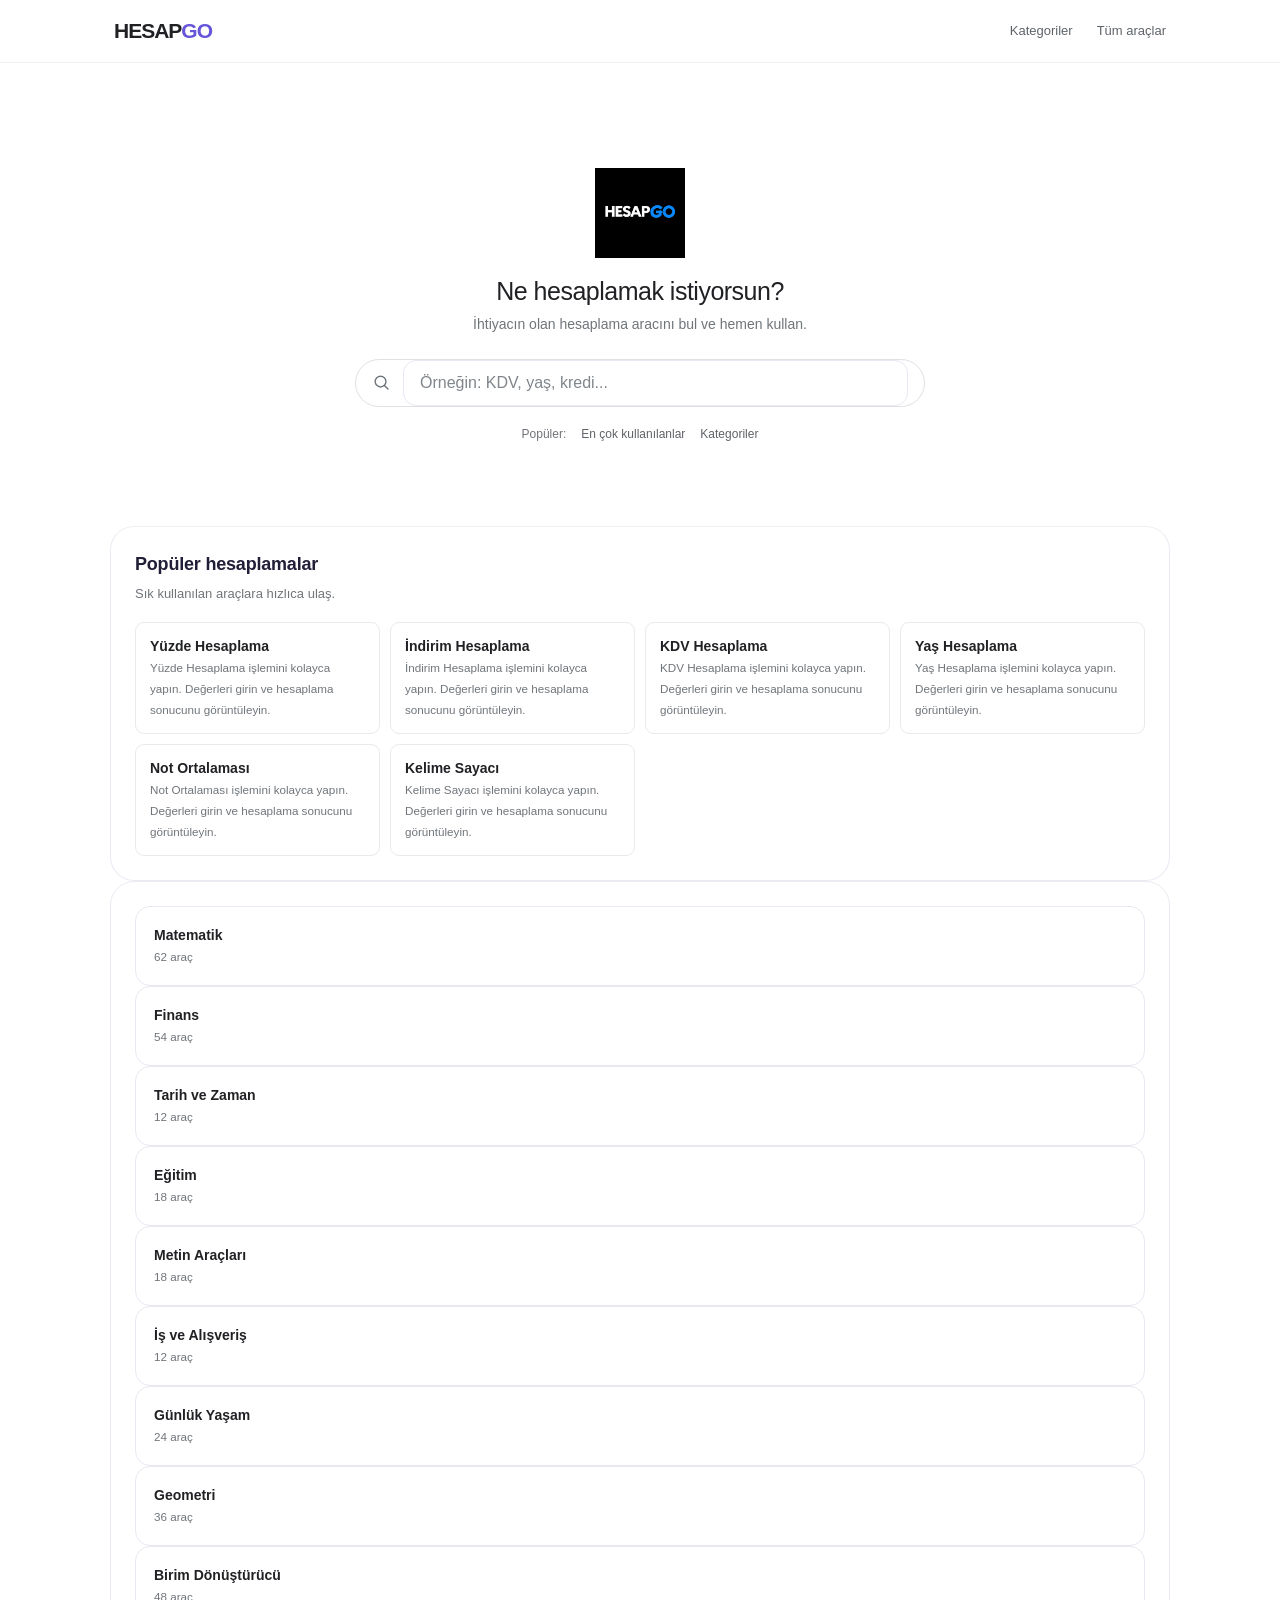
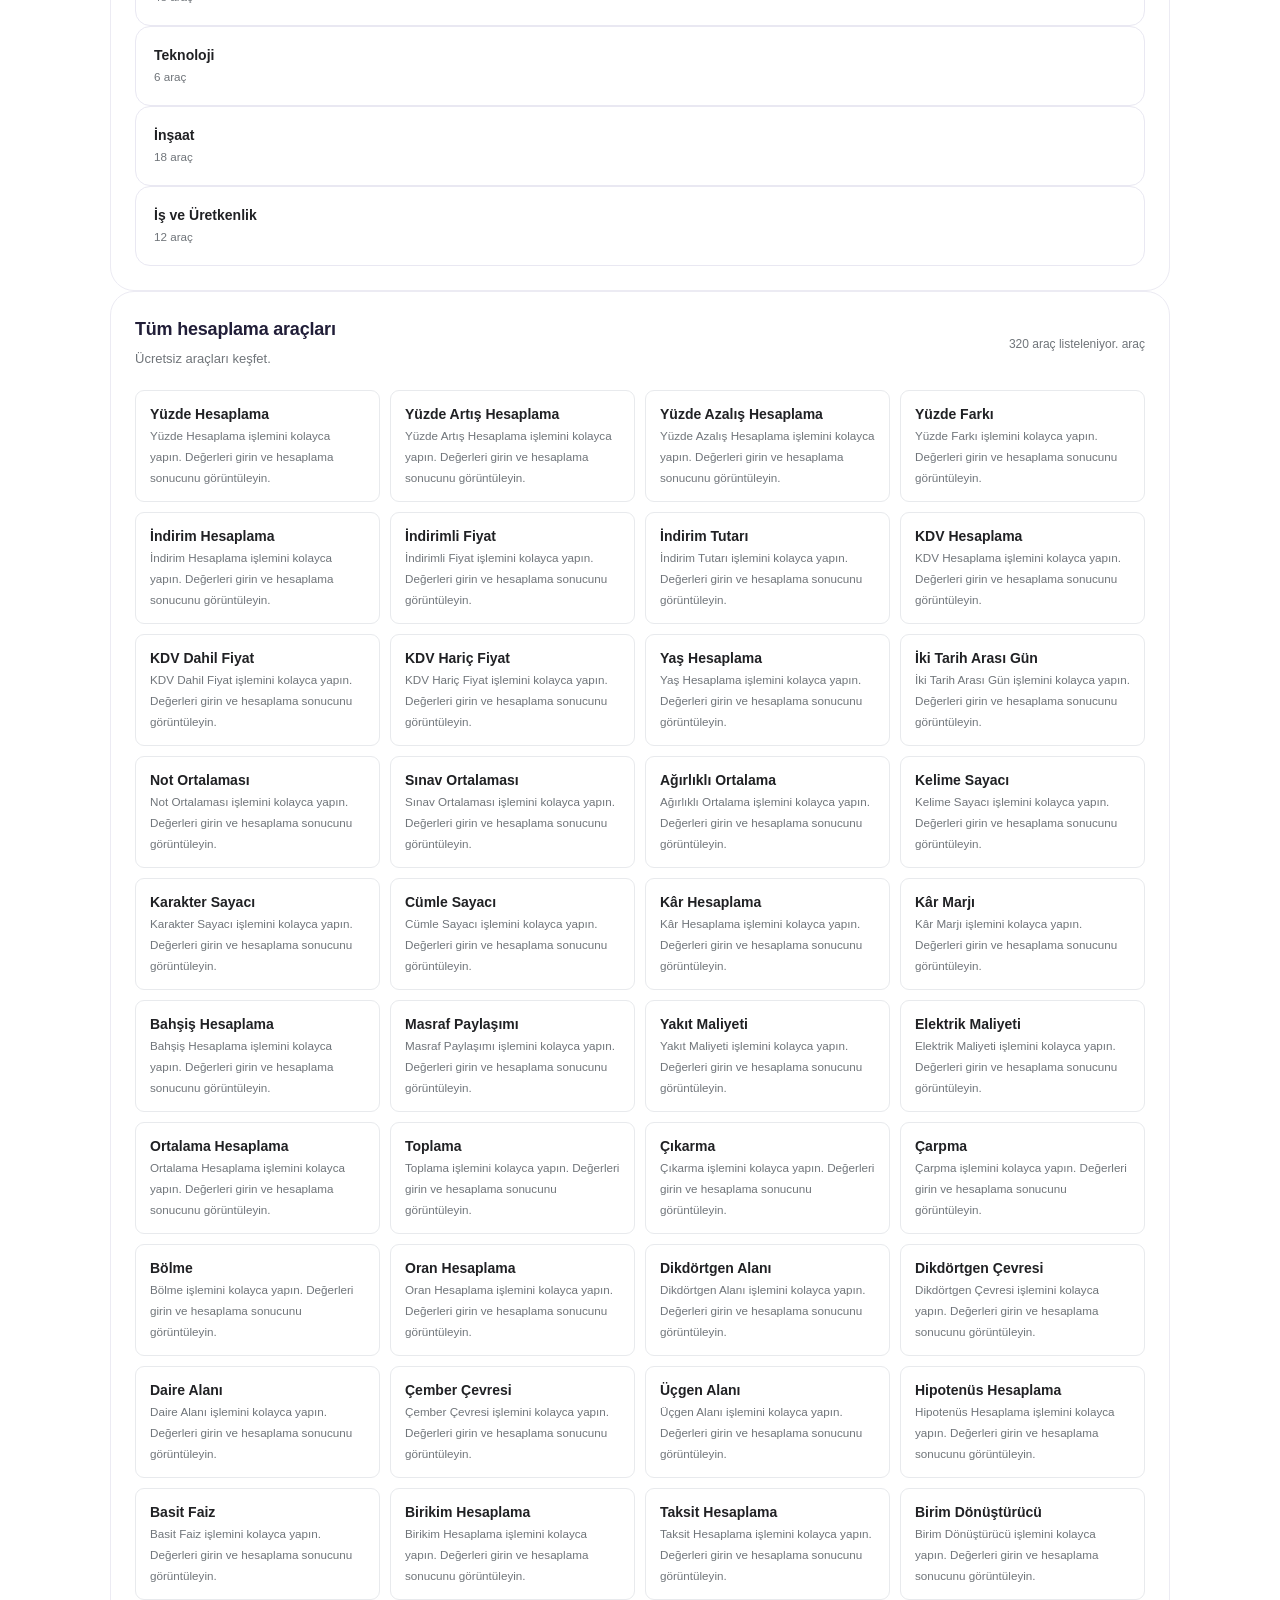
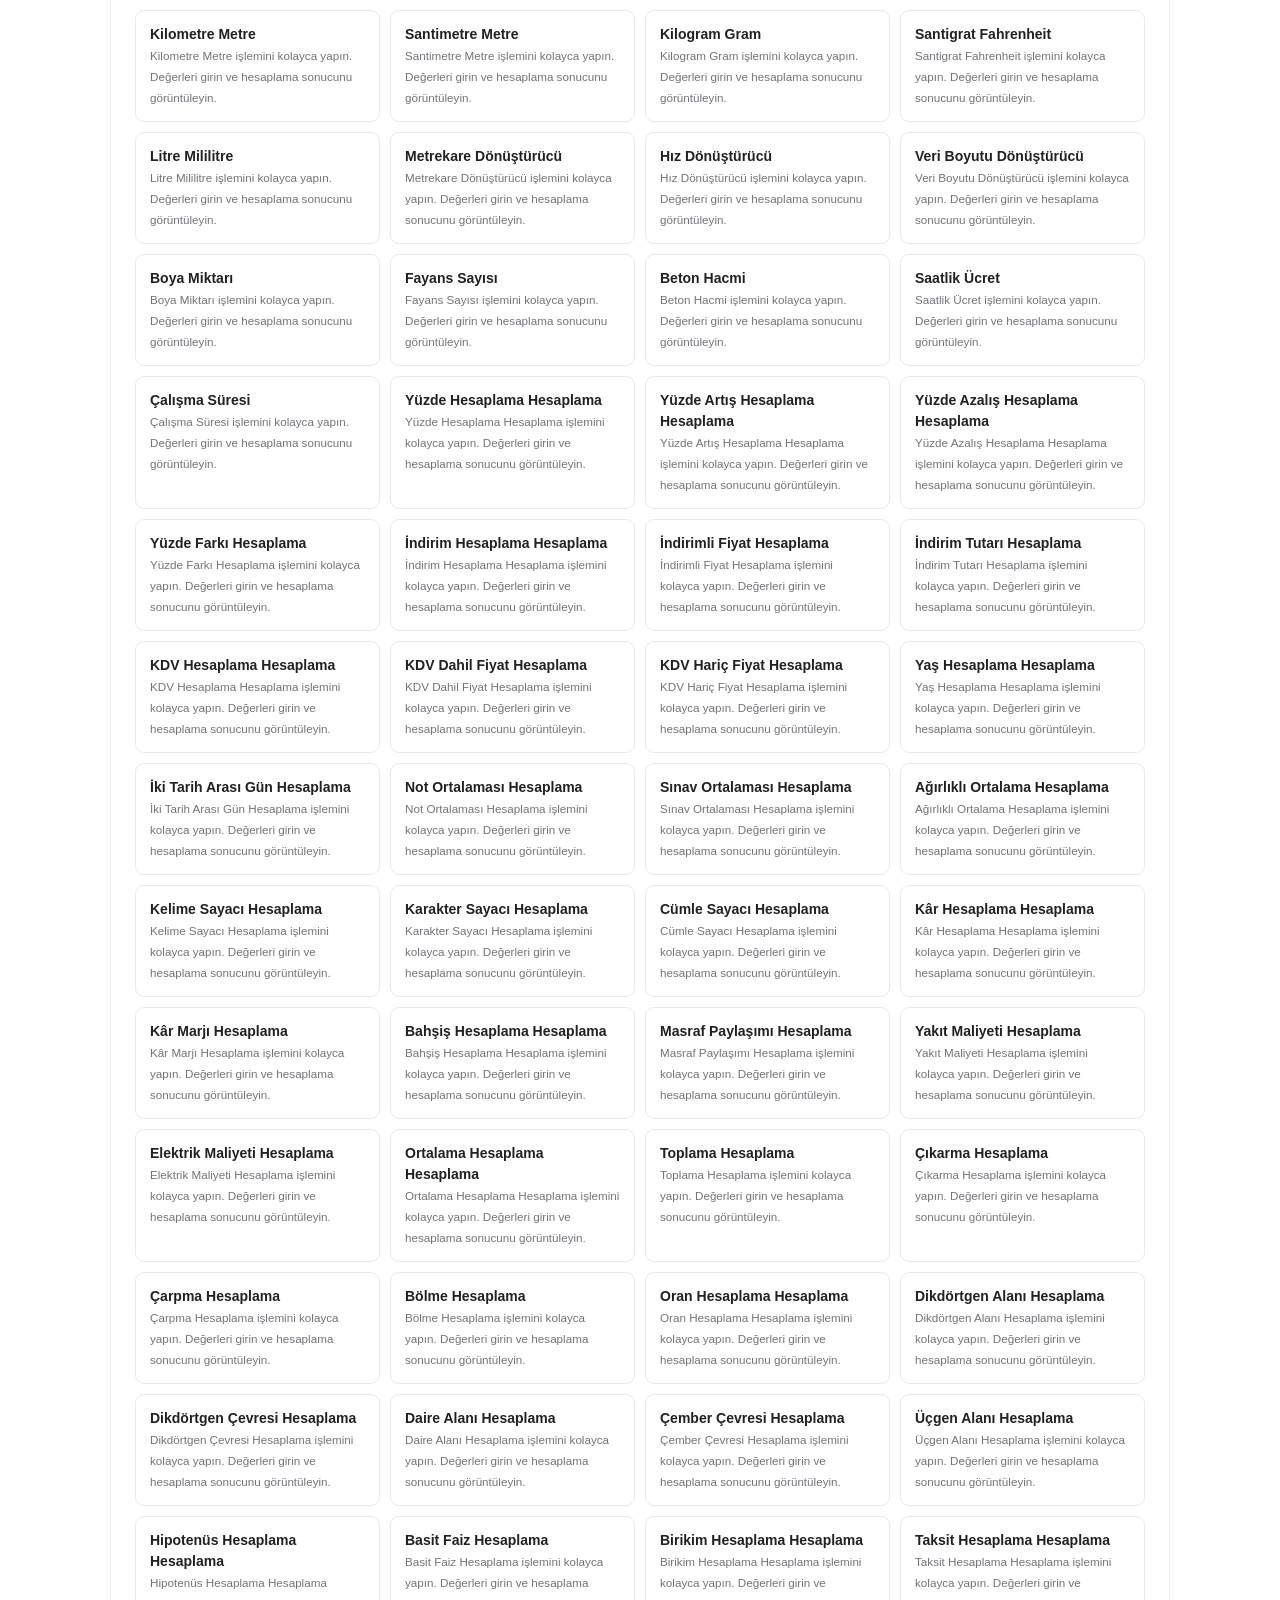
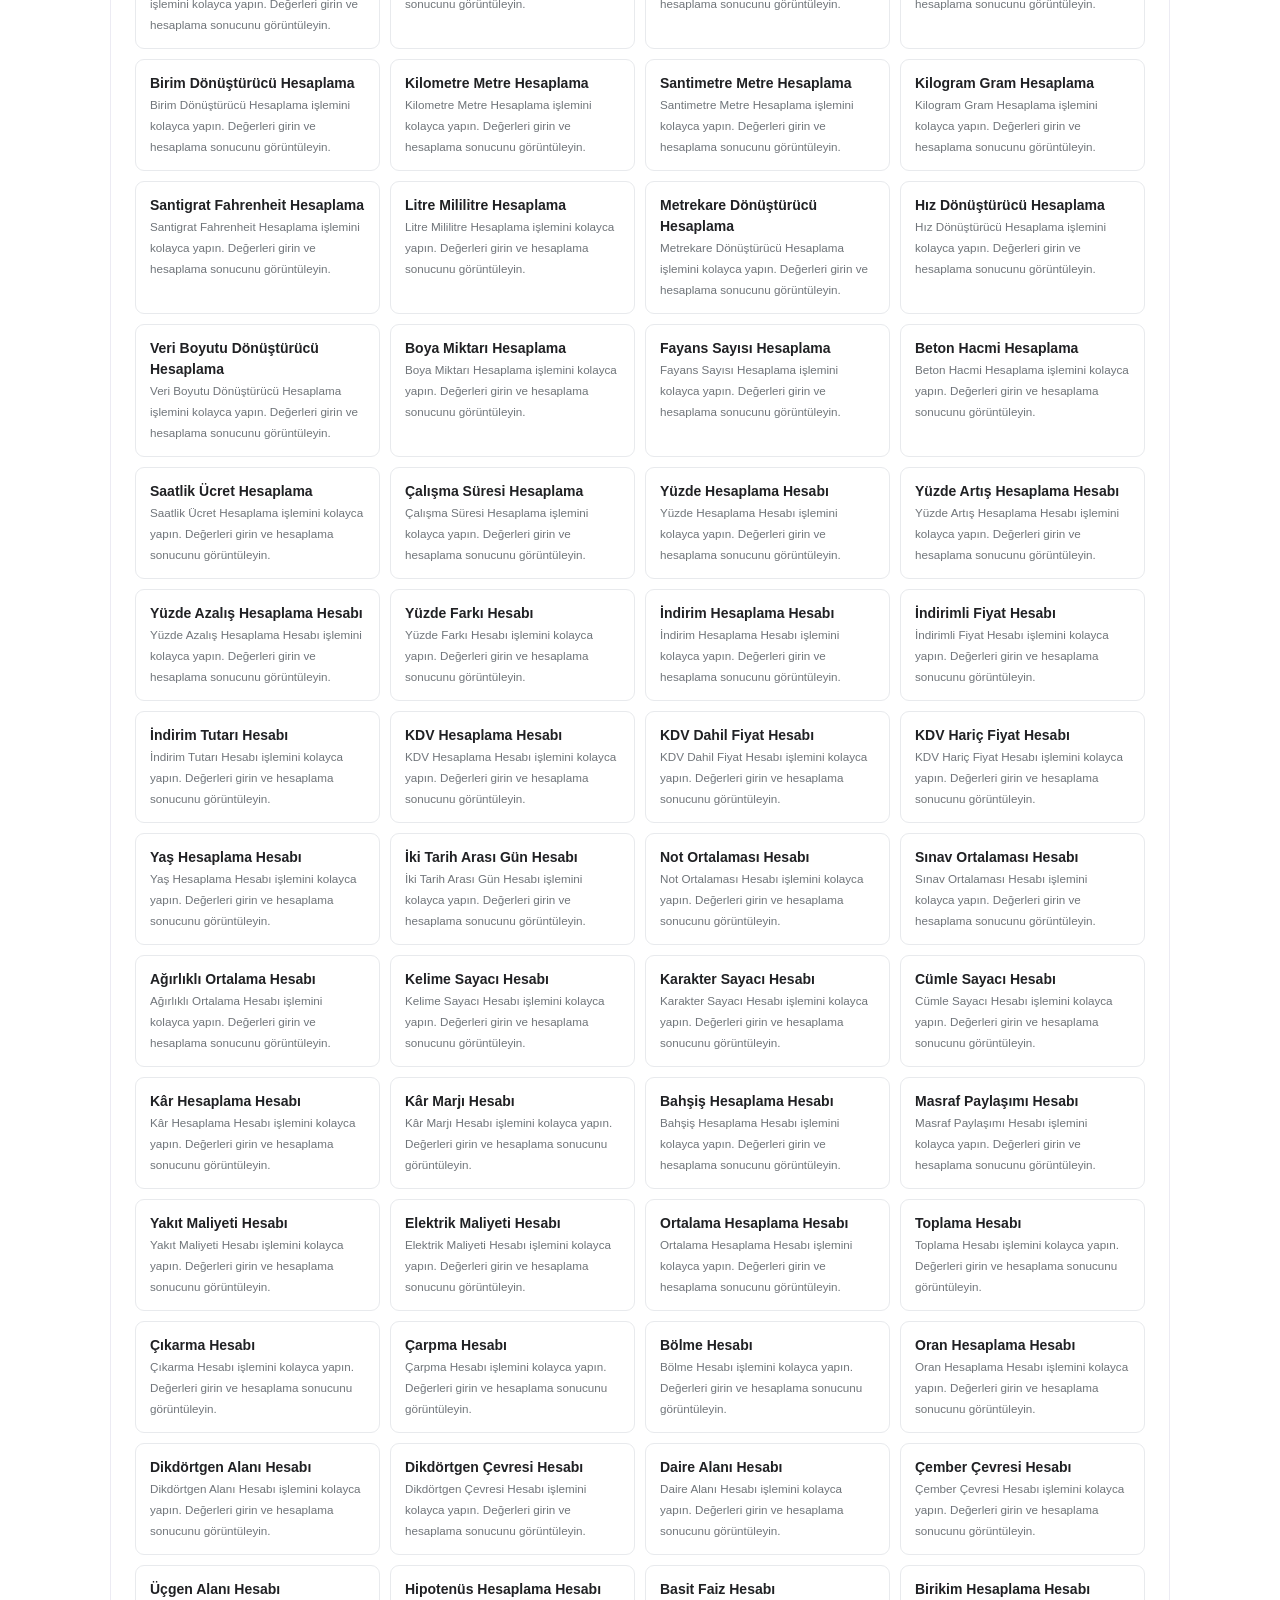
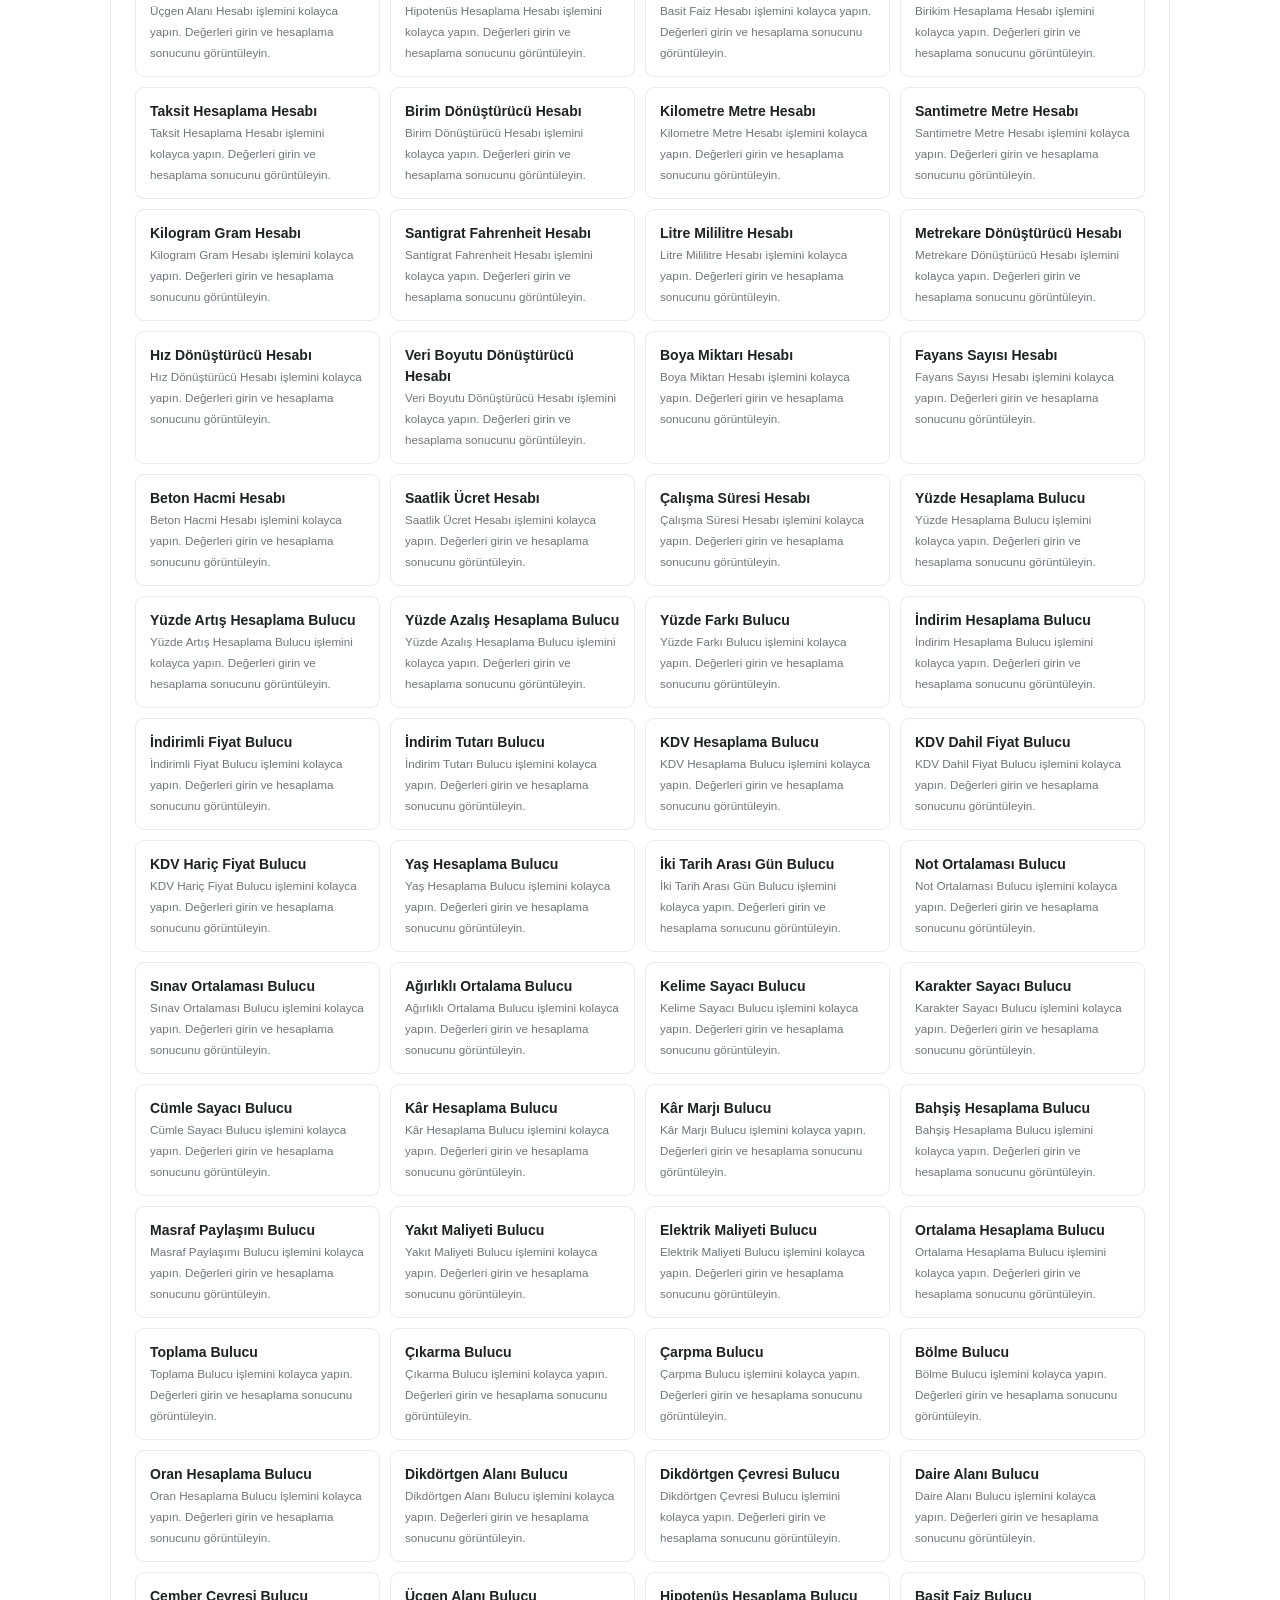
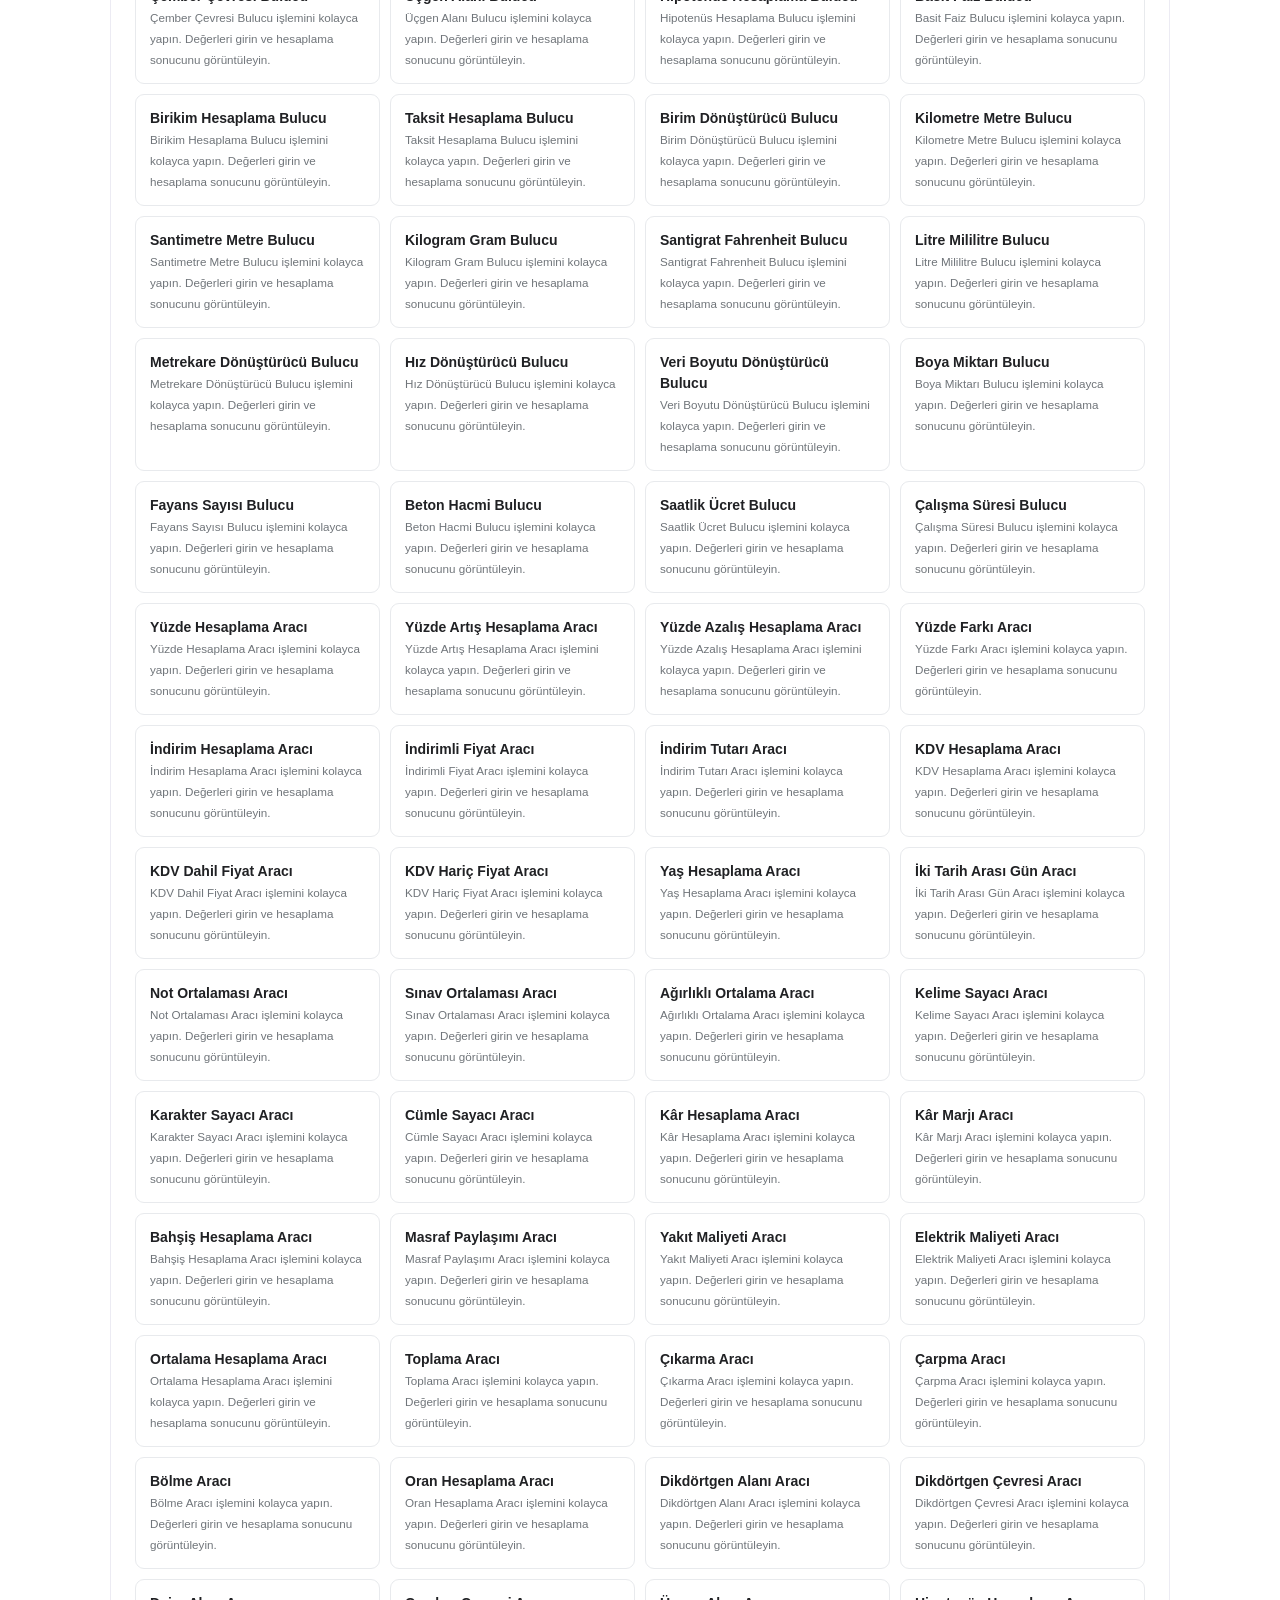
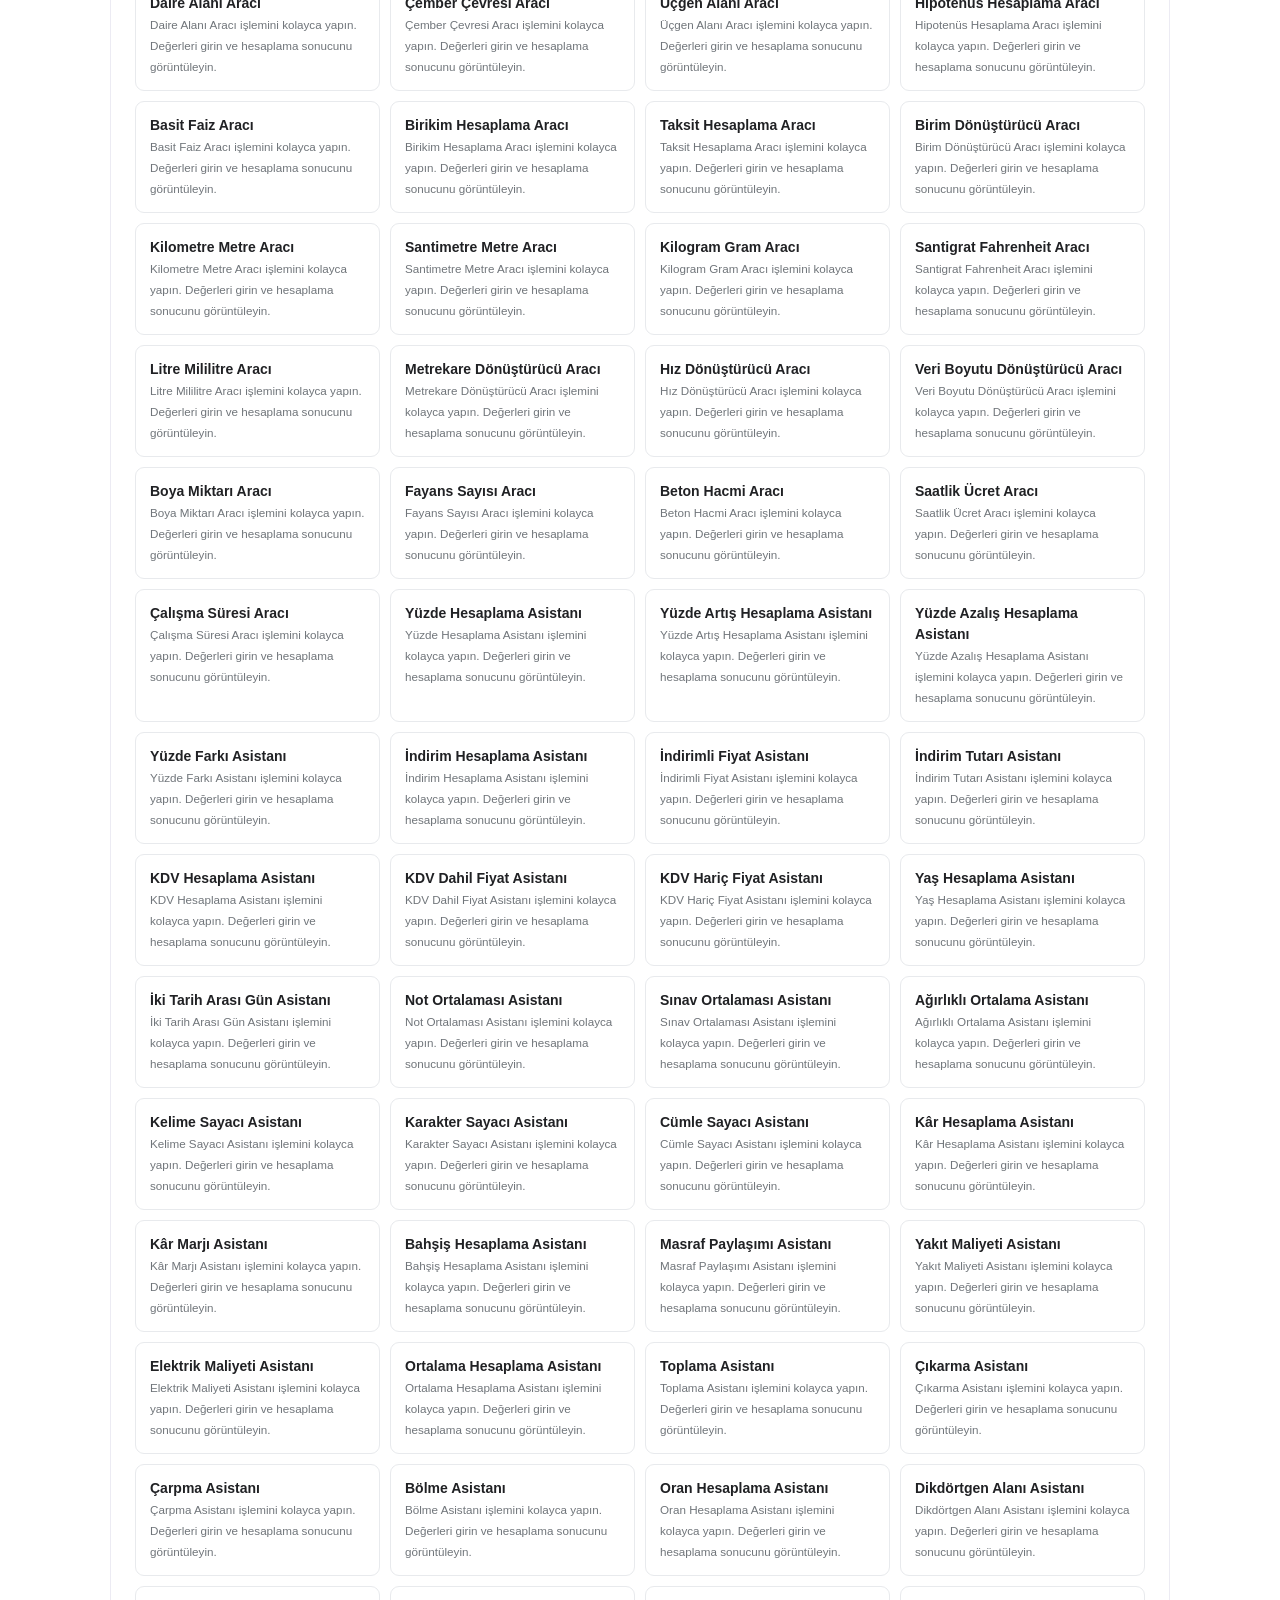
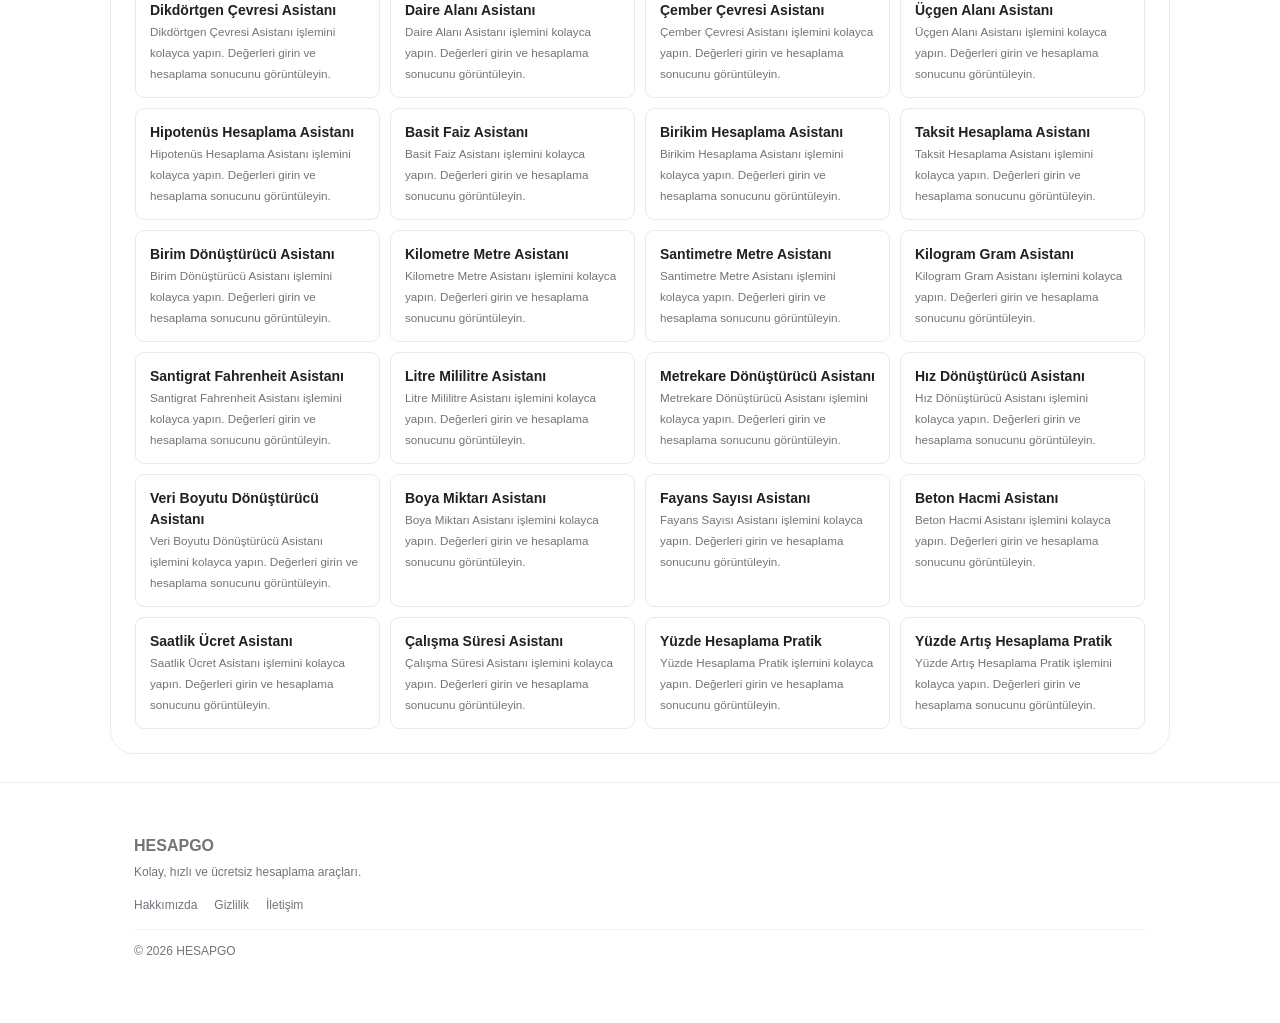
<file: index.html>
<!DOCTYPE html>
<html lang="tr">
<head>
<meta name="google-site-verification" content="me9Y47GT3K5ZfX_bjeV7jJAU1EpaKBnG6QZfkFXYZHs" />
  <meta charset="UTF-8">
  <meta name="viewport" content="width=device-width, initial-scale=1.0">

  <title>HESAPGO - Ücretsiz Hesaplama Araçları</title>
  <meta name="description" content="HESAPGO ile matematik, finans, eğitim ve günlük yaşam hesaplamalarını ücretsiz ve kolayca yap.">
  <meta name="theme-color" content="#ffffff">

  <link rel="stylesheet" href="/assets/style.css">
  <link rel="stylesheet" href="/assets/home.css">

  <script src="/assets/tools.js" defer></script>
  <script src="/assets/app.js" defer></script>
</head>

<body>
  <header class="site-header">
    <div class="header-inner">
      <a class="brand" href="/" aria-label="HESAPGO ana sayfa">
        HESAP<span>GO</span>
      </a>

      <nav class="header-nav" aria-label="Ana menü">
        <a href="#categories">Kategoriler</a>
        <a href="#all-tools">Tüm araçlar</a>
      </nav>
    </div>
  </header>

  <main>
    <section class="search-area">
     <a class="main-logo" href="/" aria-label="HESAPGO ana sayfa">
  <img src="/images/logo.svg.jpeg" alt="HESAPGO logosu">
</a>

      <h1>Ne hesaplamak istiyorsun?</h1>
      <p>İhtiyacın olan hesaplama aracını bul ve hemen kullan.</p>

      <div class="search-wrap">
        <svg viewBox="0 0 24 24" aria-hidden="true">
          <circle cx="10.8" cy="10.8" r="6.8"></circle>
          <path d="m16 16 4.2 4.2"></path>
        </svg>

        <input
          type="search"
          id="search"
          placeholder="Örneğin: KDV, yaş, kredi..."
          autocomplete="off"
          aria-label="Hesaplama aracı ara"
        >
      </div>

      <div class="quick-links">
        <span>Popüler:</span>
        <a href="#popular">En çok kullanılanlar</a>
        <a href="#categories">Kategoriler</a>
      </div>
    </section>

    <section class="content-section popular-section" id="popular">
      <div class="section-heading">
        <div>
          <h2>Popüler hesaplamalar</h2>
          <p>Sık kullanılan araçlara hızlıca ulaş.</p>
        </div>
      </div>

      <div id="popularTools" class="tool-grid"></div>
    </section>

    <section class="content-section category-section" id="categories">
      <div class="section-heading">
        <div>
          <h2>Kategoriler</h2>
          <p>Aradığın aracı konusuna göre bul.</p>
        </div>
      </div>

      <div id="categories" class="category-list"></div>
    </section>

    <section class="content-section all-section" id="all-tools">
      <div class="section-heading all-heading">
        <div>
          <h2>Tüm hesaplama araçları</h2>
          <p>Ücretsiz araçları keşfet.</p>
        </div>

        <span class="tool-count"><span id="toolCount">0</span> araç</span>
      </div>

      <div id="allTools" class="tool-grid"></div>

      <p id="emptyMessage" class="empty-message" hidden>
        Aramana uygun bir araç bulunamadı.
      </p>
    </section>
  </main>

  <footer class="site-footer">
    <div class="footer-inner">
      <a class="footer-brand" href="/">HESAPGO</a>
      <p>Kolay, hızlı ve ücretsiz hesaplama araçları.</p>

      <div class="footer-links">
        <a href="/hakkimizda.html">Hakkımızda</a>
        <a href="/gizlilik.html">Gizlilik</a>
        <a href="/iletisim.html">İletişim</a>
      </div>

      <p class="copyright">© <span id="year"></span> HESAPGO</p>
    </div>
  </footer>
</body>
</html>
</file>
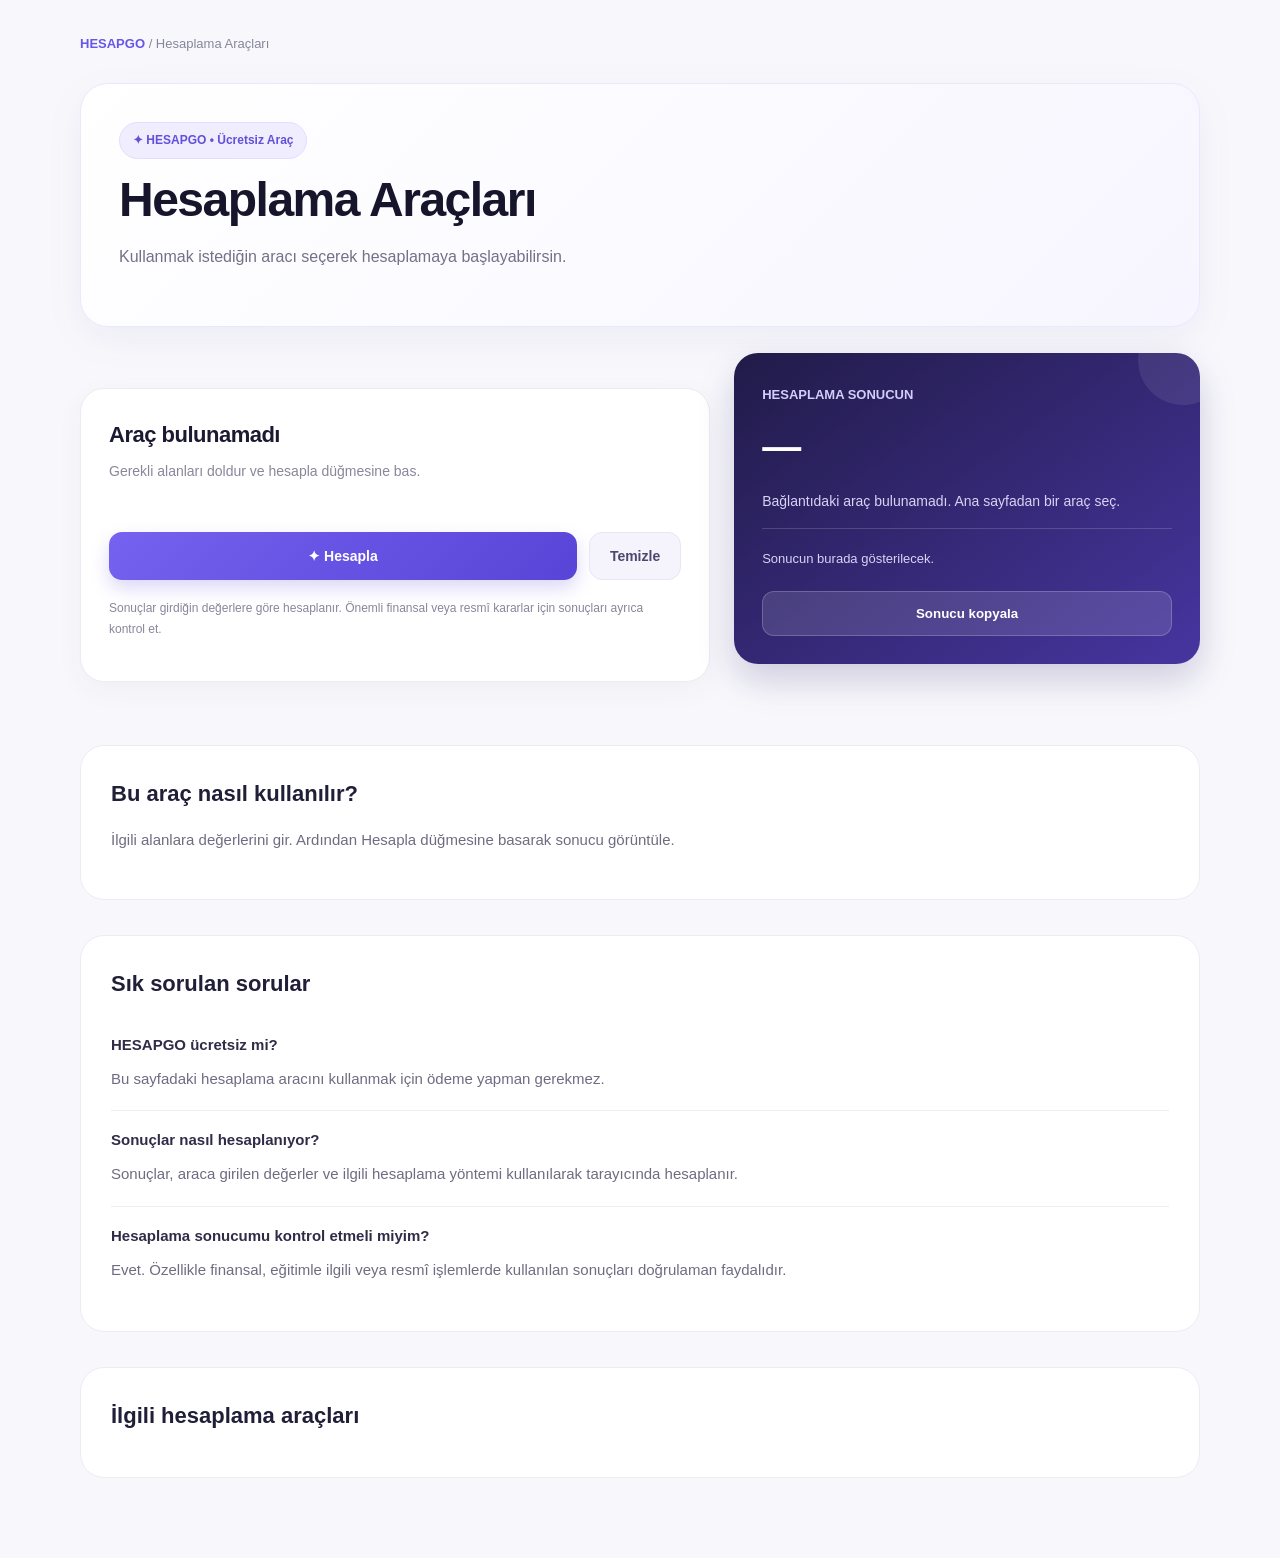
<file: arac.html>
<!DOCTYPE html>
<html lang="tr">
<head>
  <meta charset="UTF-8">
  <meta name="viewport" content="width=device-width, initial-scale=1">
  <meta name="theme-color" content="#6554dc">
  <meta name="description" content="HESAPGO ile hesaplamanı hızlıca yap. Pratik, anlaşılır ve ücretsiz online hesaplama araçları.">
  <title>Online Hesaplama Aracı | HESAPGO</title>
  <link rel="stylesheet" href="/assets/style.css">
</head>
<body>
  <main class="tool-page">
    <nav class="breadcrumbs" aria-label="Sayfa konumu">
      <a href="/">HESAPGO</a> / <span id="crumb">Hesaplama Araçları</span>
    </nav>

    <header class="tool-hero">
      <span class="tool-badge">✦ HESAPGO • Ücretsiz Araç</span>
      <h1 id="title">Akıllı Hesaplama Araçları</h1>
      <p id="desc">
        İhtiyacın olan hesabı kolayca yap. Değerlerini gir, hesapla ve sonucunu anında gör.
      </p>
    </header>

    <div class="calc-layout">
      <section class="panel">
        <h2 id="formTitle">Hesaplama paneli</h2>
        <p class="panel-subtitle">
          Gerekli alanları doldur ve hesapla düğmesine bas.
        </p>

        <form id="calcForm">
          <div id="fields" class="field-grid"></div>

          <div class="calc-actions">
            <button class="primary" type="submit">✦ Hesapla</button>
            <button class="secondary" type="reset" id="reset">Temizle</button>
          </div>
        </form>
        <p class="tool-note">Sonuçlar girdiğin değerlere göre hesaplanır. Önemli finansal veya resmî kararlar için sonuçları ayrıca kontrol et.</p>
      </section>

      <aside class="result-panel" aria-live="polite">
        <span class="result-label">HESAPLAMA SONUCUN</span>
        <output id="result" class="result-value">—</output>
        <p id="resultText" class="result-placeholder">
          Hesaplama yapmak için soldaki alanları doldur.
        </p>
        <div id="resultDetail" class="result-detail">
          Sonucun burada gösterilecek.
        </div>
        <button type="button" class="copy-result" id="copyResult">
          Sonucu kopyala
        </button>
      </aside>
    </div>

    <section class="content-section">
      <h2>Bu araç nasıl kullanılır?</h2>
      <p id="howTo">
        İlgili alanlara değerlerini gir. Ardından Hesapla düğmesine basarak sonucu görüntüle.
      </p>
    </section>

    <section class="content-section">
      <h2>Sık sorulan sorular</h2>
      <div class="faq-item">
        <h3>HESAPGO ücretsiz mi?</h3>
        <p>Bu sayfadaki hesaplama aracını kullanmak için ödeme yapman gerekmez.</p>
      </div>
      <div class="faq-item">
        <h3>Sonuçlar nasıl hesaplanıyor?</h3>
        <p>Sonuçlar, araca girilen değerler ve ilgili hesaplama yöntemi kullanılarak tarayıcında hesaplanır.</p>
      </div>
      <div class="faq-item">
        <h3>Hesaplama sonucumu kontrol etmeli miyim?</h3>
        <p>Evet. Özellikle finansal, eğitimle ilgili veya resmî işlemlerde kullanılan sonuçları doğrulaman faydalıdır.</p>
      </div>
    </section>

    <section class="content-section">
      <h2>İlgili hesaplama araçları</h2>
      <div id="related" class="related-grid"></div>
    </section>
  </main>

  <script src="/assets/tools.js"></script>
  <script src="/assets/calculator.js"></script>
</body>
</html>
</file>
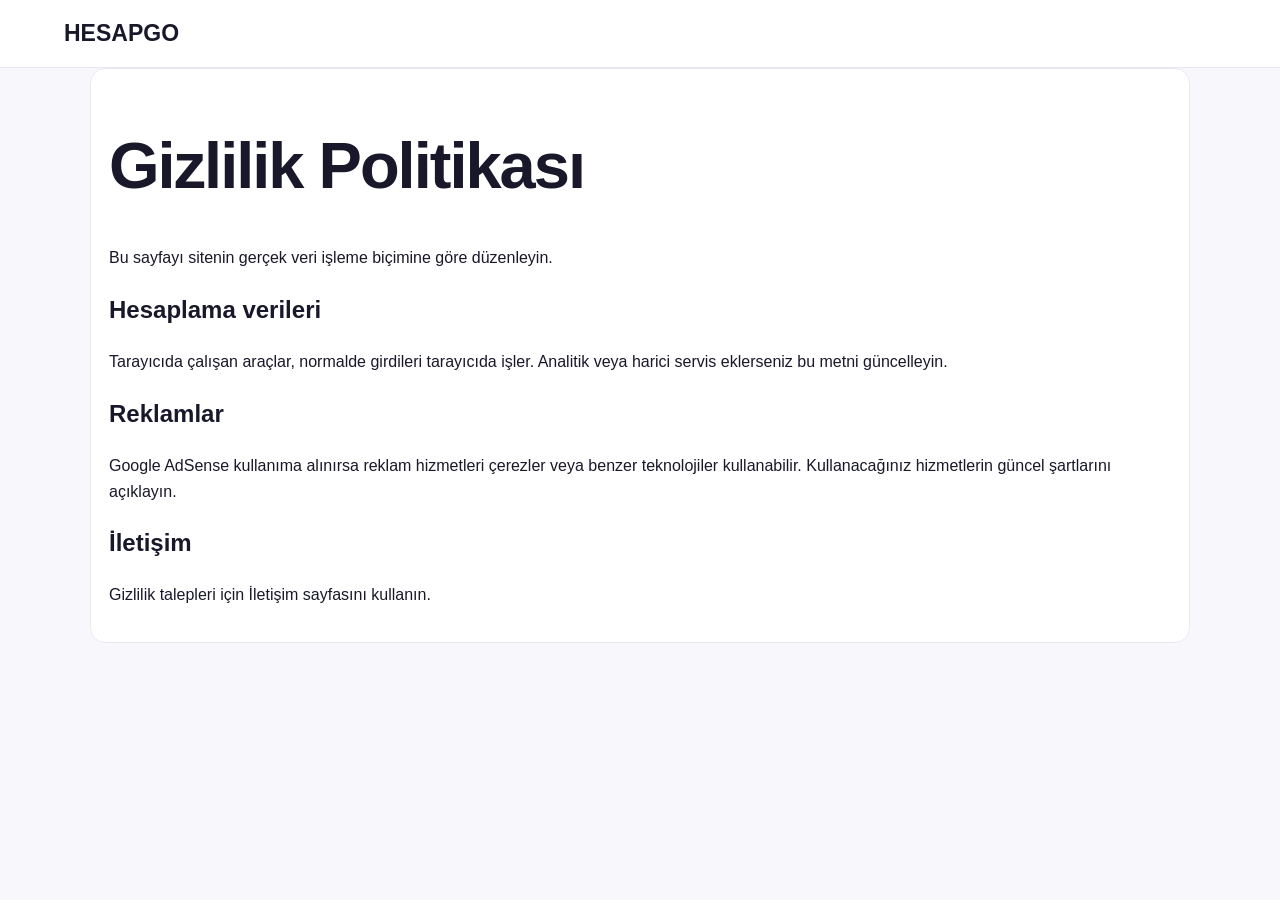
<file: gizlilik-politikasi.html>
<!doctype html>
<html lang="tr">
<head>
<meta charset="utf-8">
<meta name="viewport" content="width=device-width,initial-scale=1">
<title>Gizlilik Politikası | HESAPGO</title>
<meta name="description" content="HESAPGO gizlilik ve veri kullanımı hakkında bilgi.">
<link rel="stylesheet" href="/assets/style.css">
</head>
<body>
<header class="header"><a class="logo" href="/">HESAPGO</a></header>
<main class="container info">
<h1>Gizlilik Politikası</h1>
<p>Bu sayfayı sitenin gerçek veri işleme biçimine göre düzenleyin.</p>
<h2>Hesaplama verileri</h2>
<p>Tarayıcıda çalışan araçlar, normalde girdileri tarayıcıda işler. Analitik veya harici servis eklerseniz bu metni güncelleyin.</p>
<h2>Reklamlar</h2>
<p>Google AdSense kullanıma alınırsa reklam hizmetleri çerezler veya benzer teknolojiler kullanabilir. Kullanacağınız hizmetlerin güncel şartlarını açıklayın.</p>
<h2>İletişim</h2>
<p>Gizlilik talepleri için İletişim sayfasını kullanın.</p>
</main>
</body>
</html>
</file>
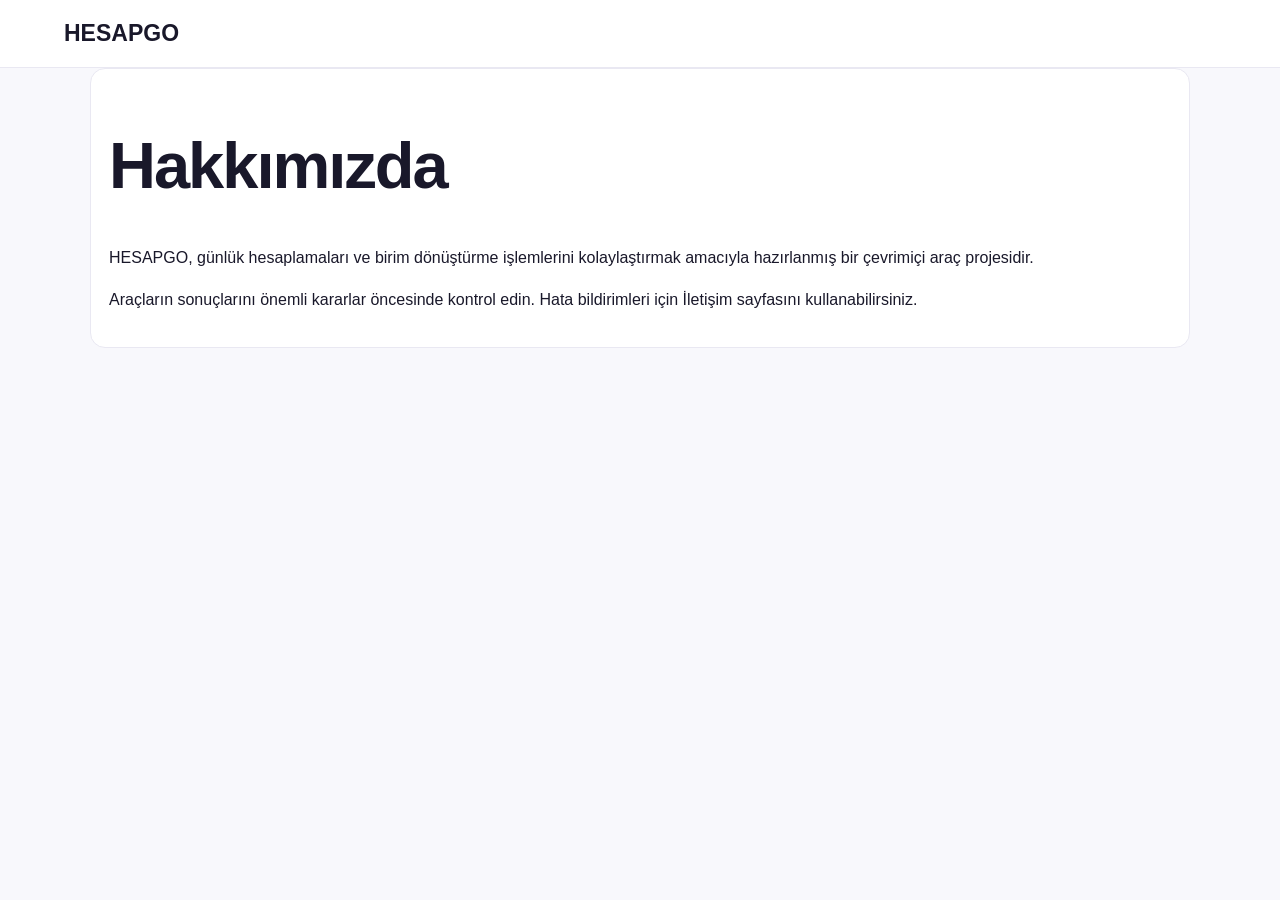
<file: hakkimizda.html>
<!doctype html>
<html lang="tr">
<head>
<meta charset="utf-8">
<meta name="viewport" content="width=device-width,initial-scale=1">
<title>Hakkımızda | HESAPGO</title>
<meta name="description" content="HESAPGO projesinin amacı ve çalışma yaklaşımı.">
<link rel="stylesheet" href="/assets/style.css">
</head>
<body>
<header class="header"><a class="logo" href="/">HESAPGO</a></header>
<main class="container info">
<h1>Hakkımızda</h1>
<p>HESAPGO, günlük hesaplamaları ve birim dönüştürme işlemlerini kolaylaştırmak amacıyla hazırlanmış bir çevrimiçi araç projesidir.</p>
<p>Araçların sonuçlarını önemli kararlar öncesinde kontrol edin. Hata bildirimleri için İletişim sayfasını kullanabilirsiniz.</p>
</main>
</body>
</html>
</file>
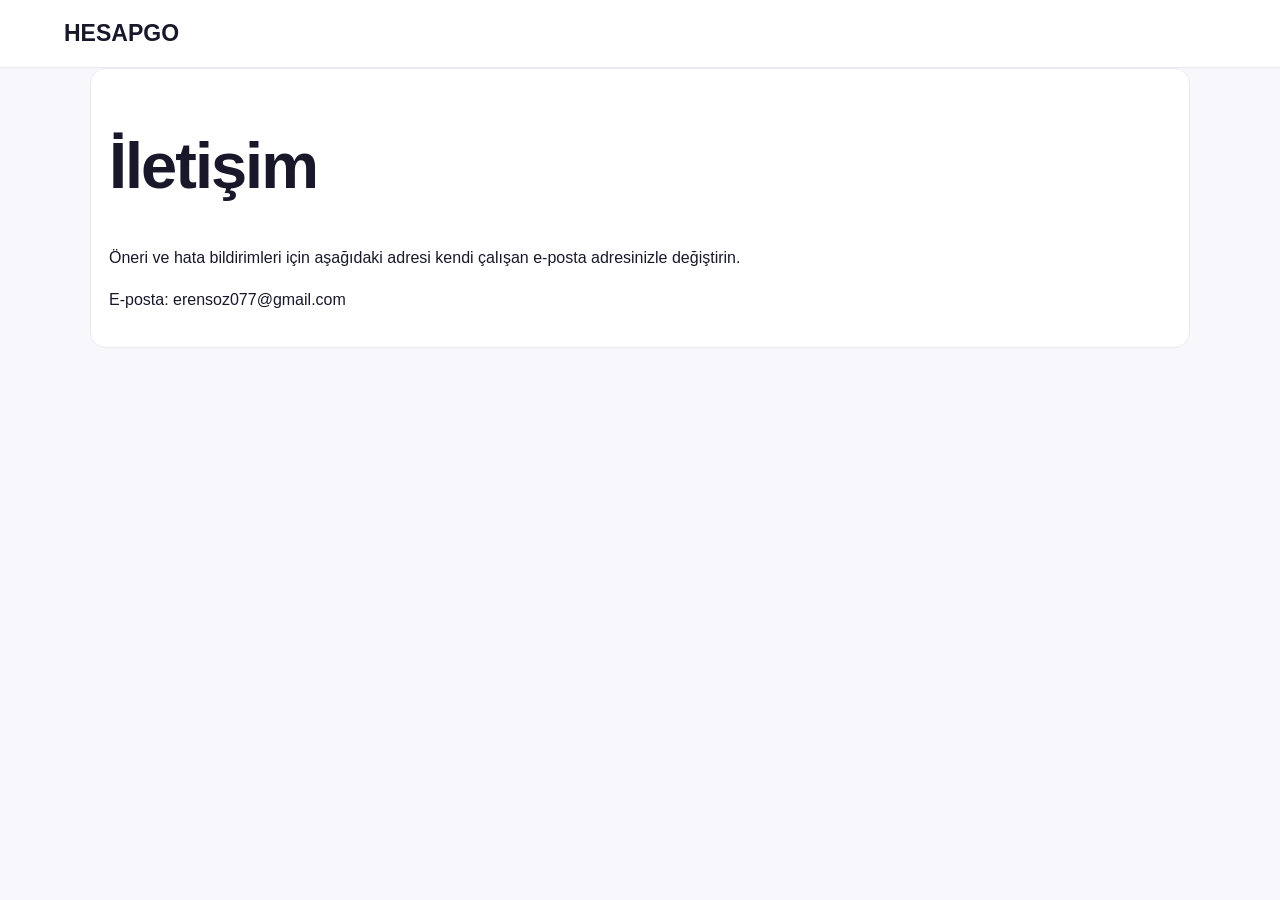
<file: iletisim.html>
<!doctype html>
<html lang="tr">
<head>
<meta charset="utf-8">
<meta name="viewport" content="width=device-width,initial-scale=1">
<title>İletişim | HESAPGO</title>
<meta name="description" content="HESAPGO ile iletişim kurun ve hata bildirin.">
<link rel="stylesheet" href="/assets/style.css">
</head>
<body>
<header class="header"><a class="logo" href="/">HESAPGO</a></header>
<main class="container info">
<h1>İletişim</h1>
<p>Öneri ve hata bildirimleri için aşağıdaki adresi kendi çalışan e-posta adresinizle değiştirin.</p>
<p>E-posta: <a href="mailto:iletisim@ornek.com">erensoz077@gmail.com</a></p>
</main>
</body>
</html>
</file>
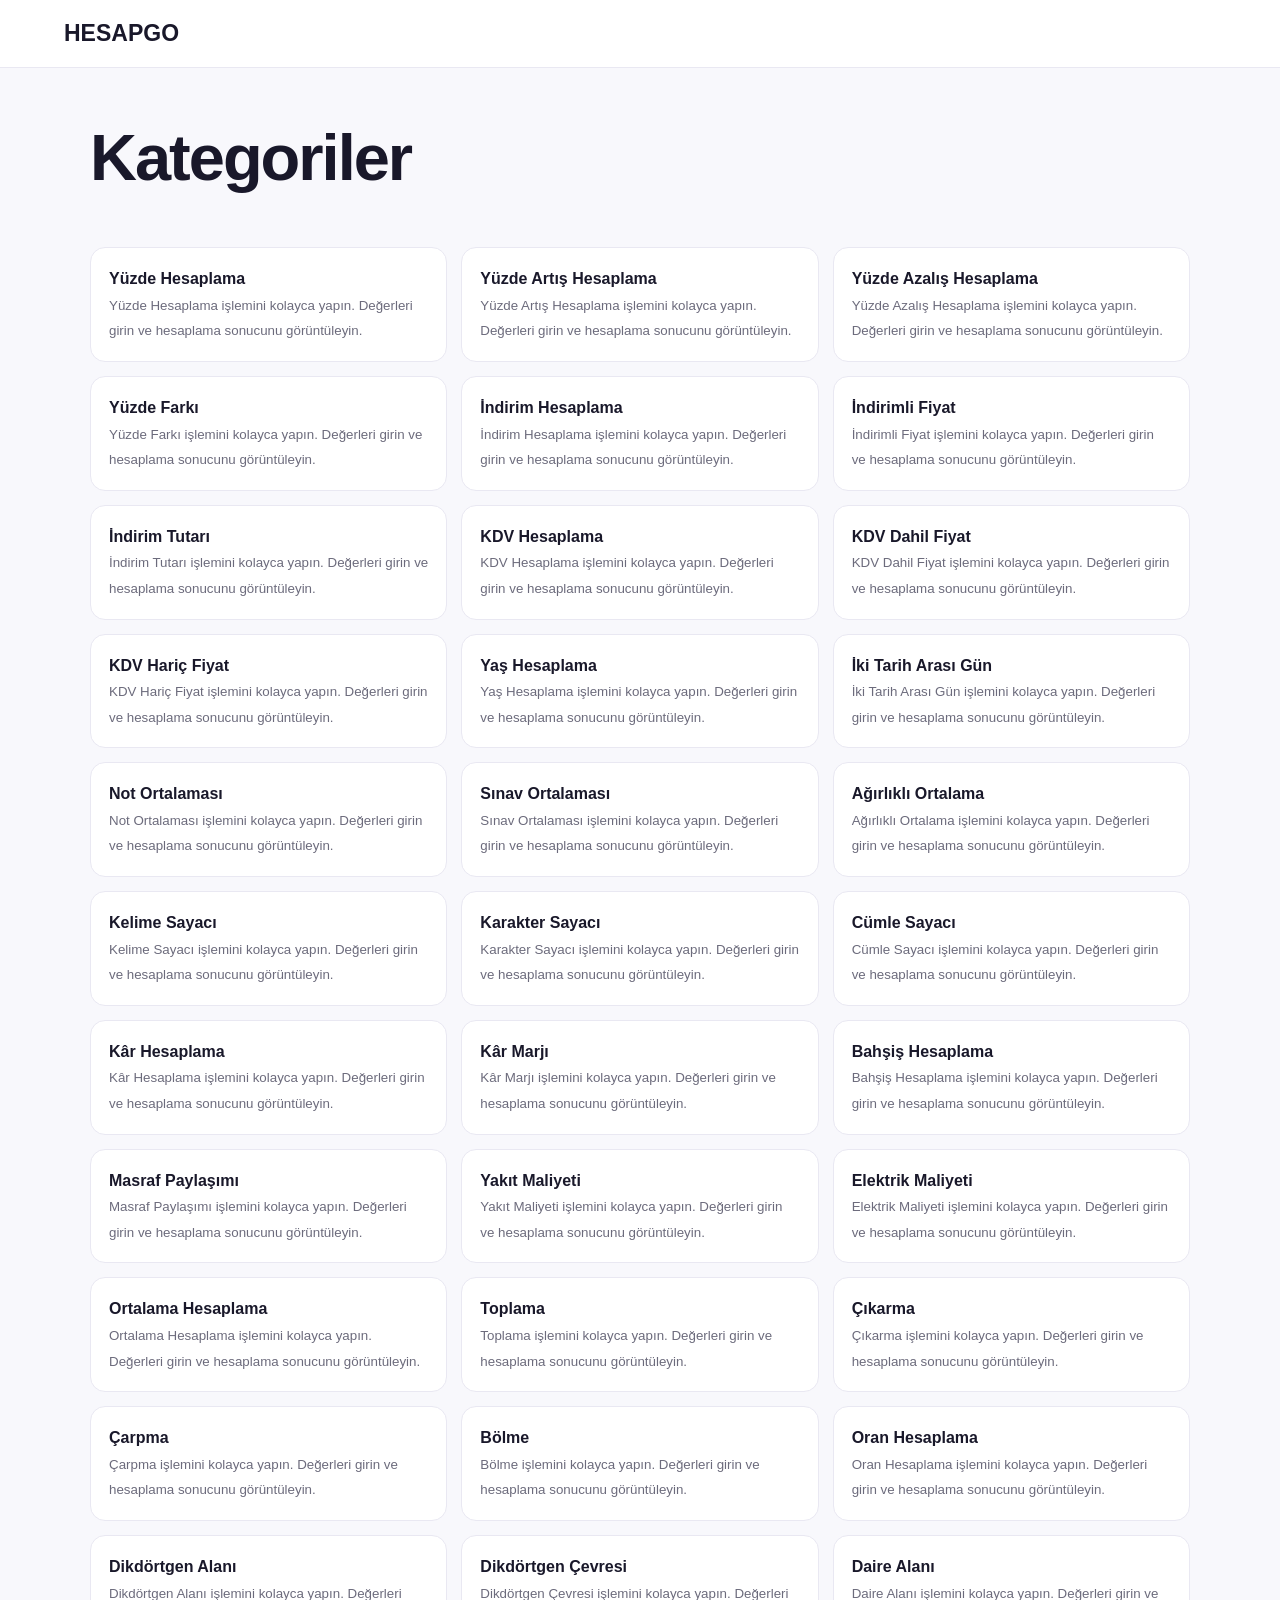
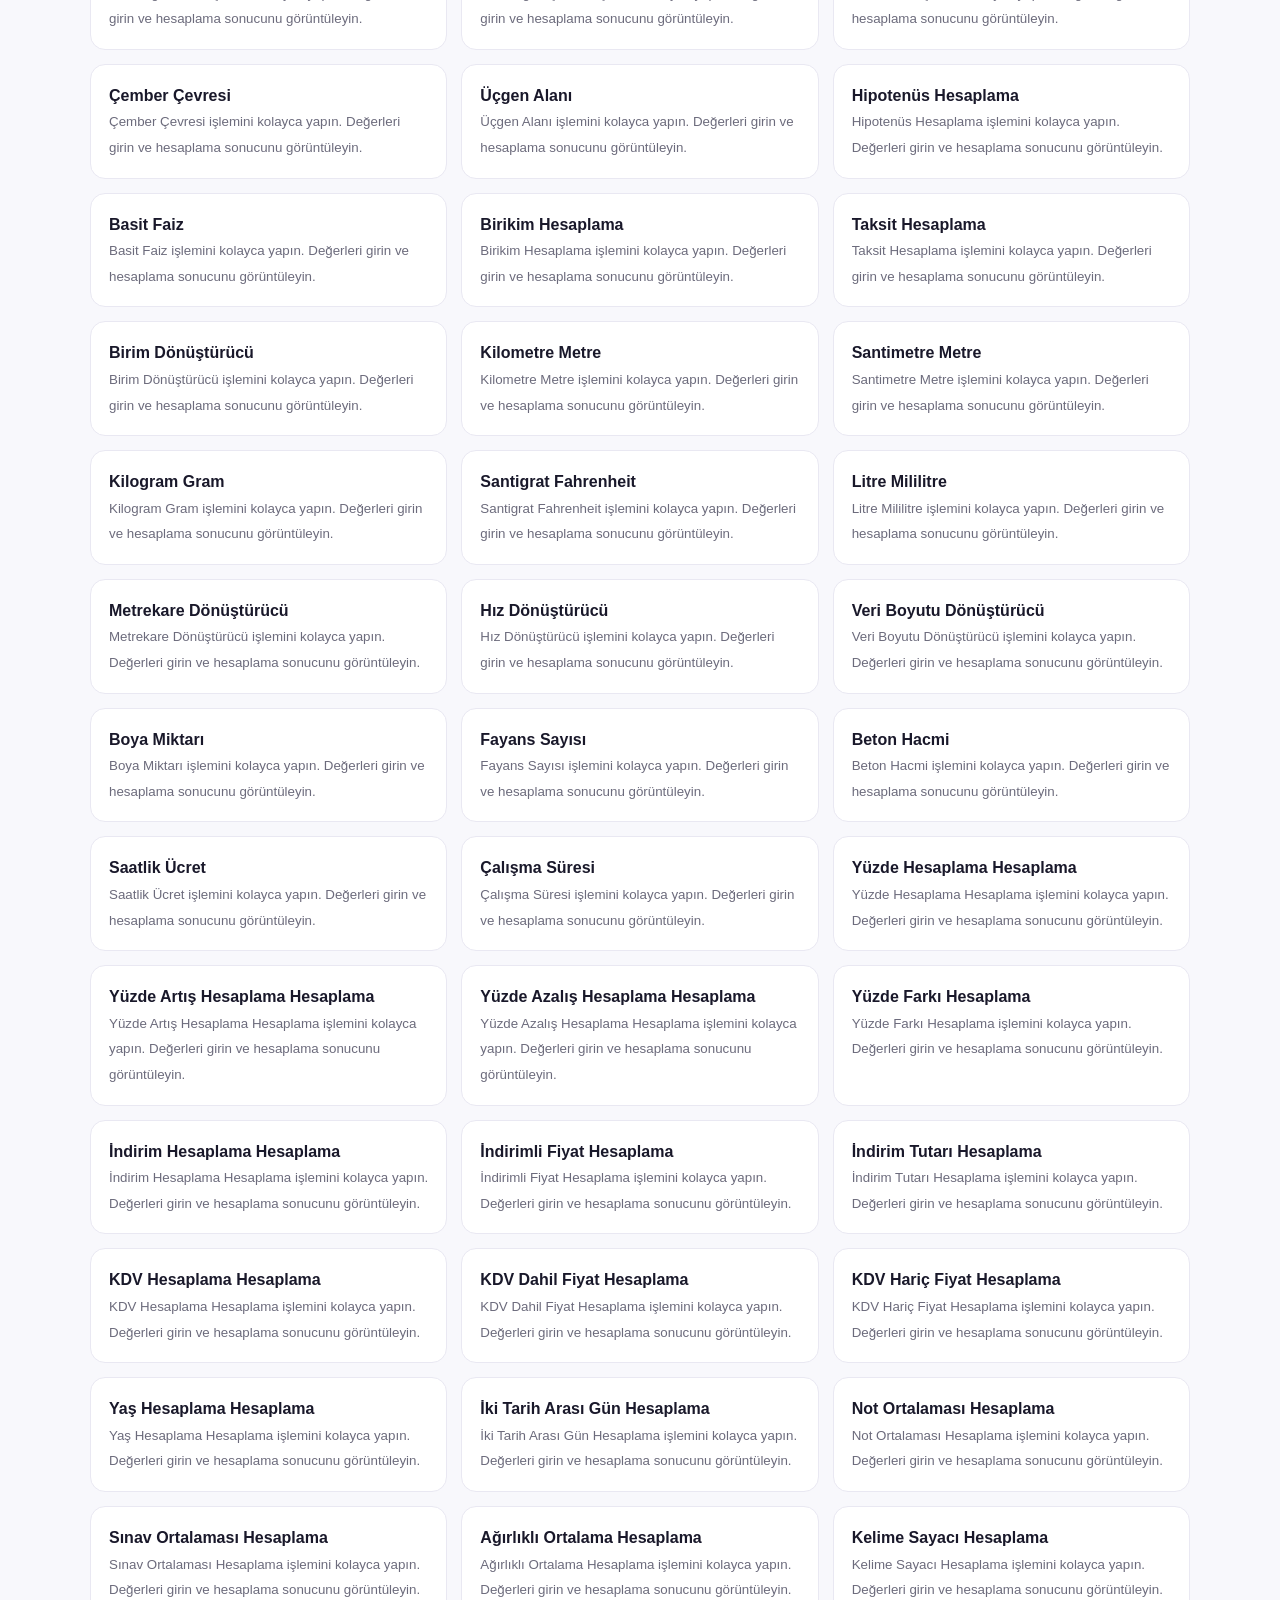
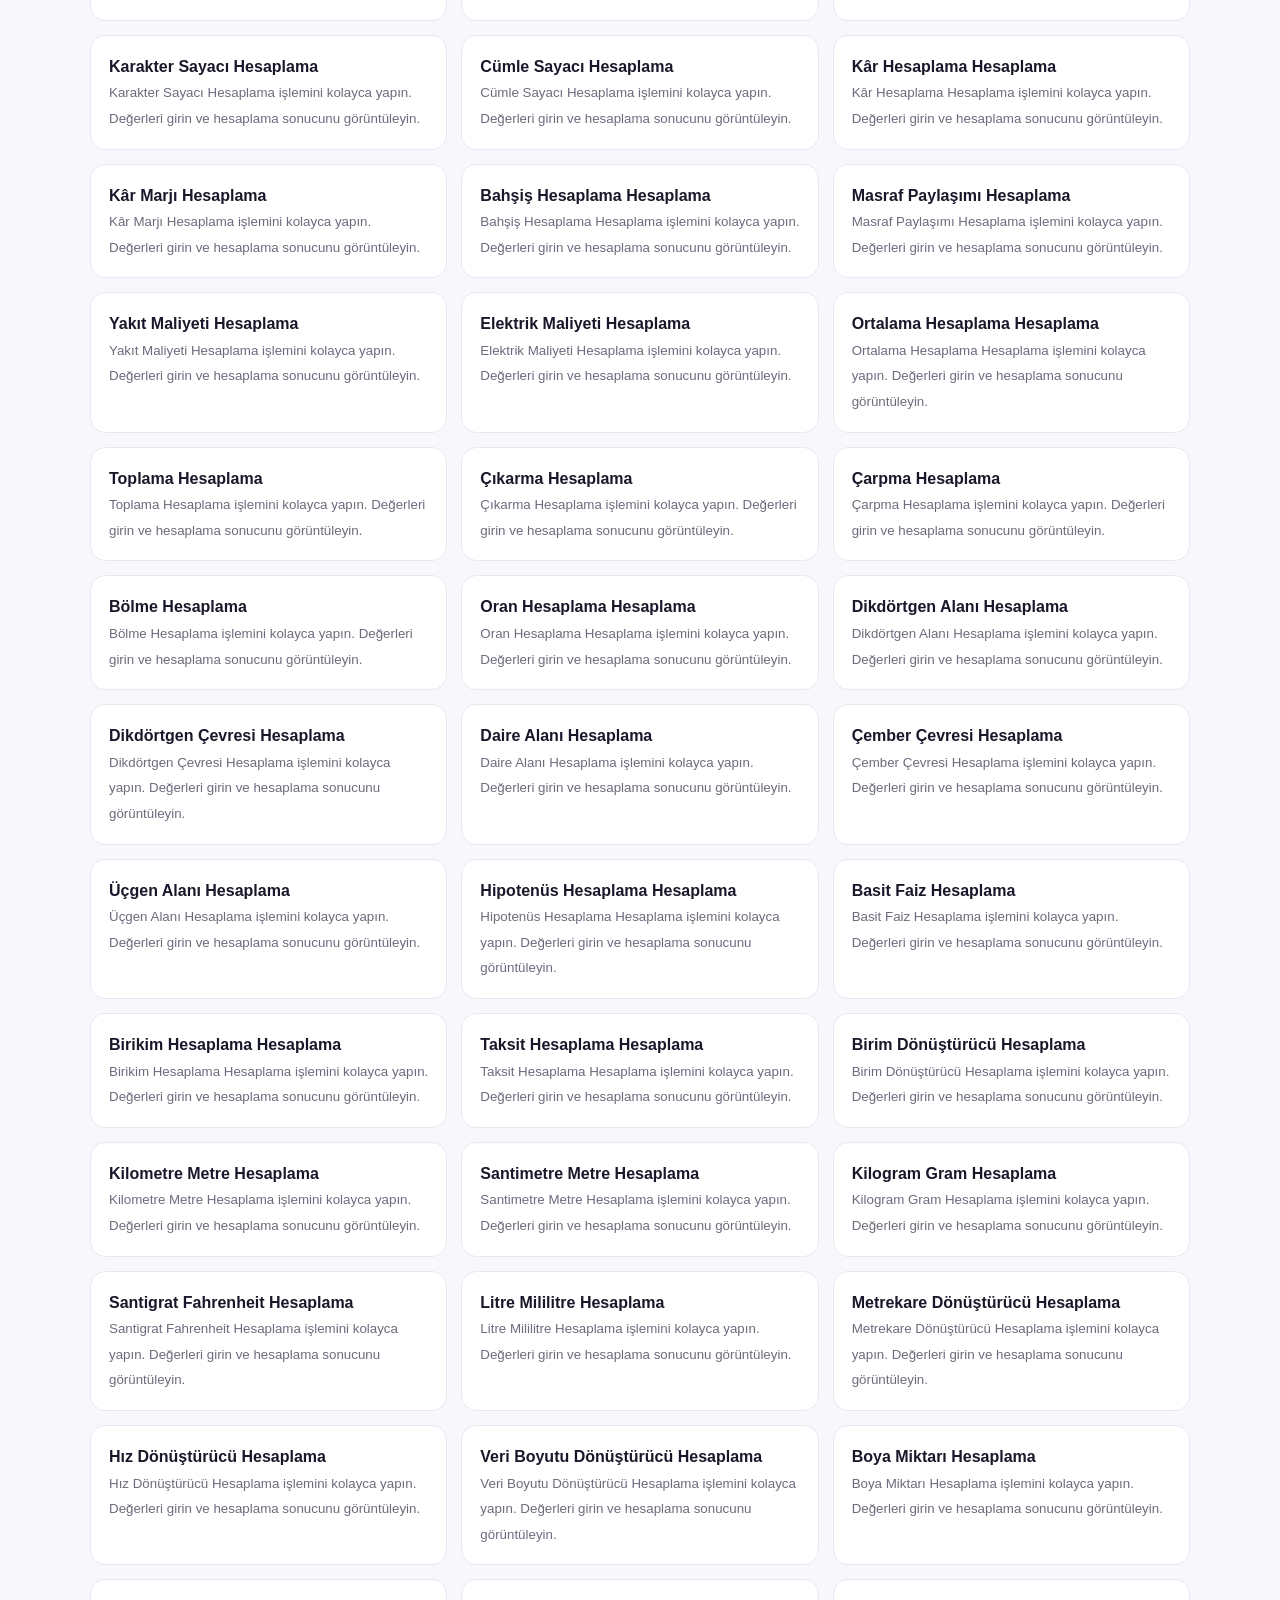
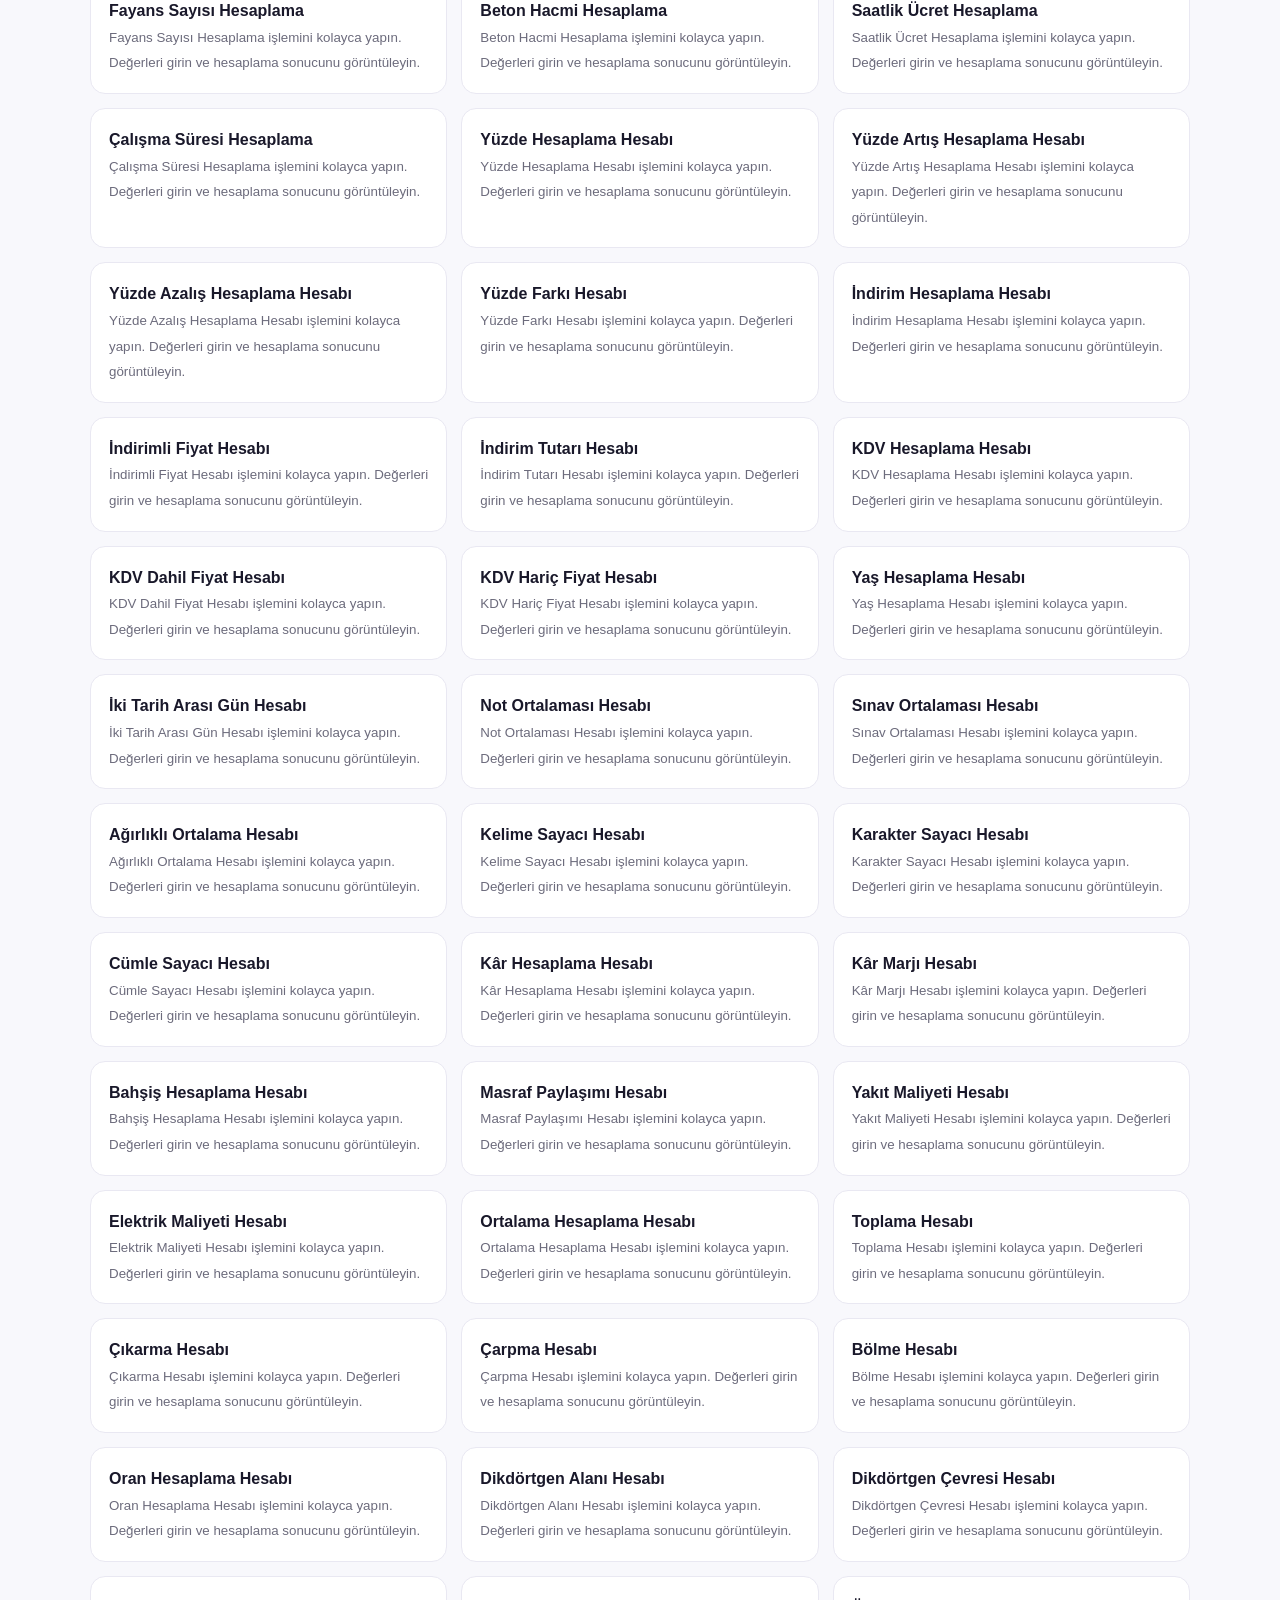
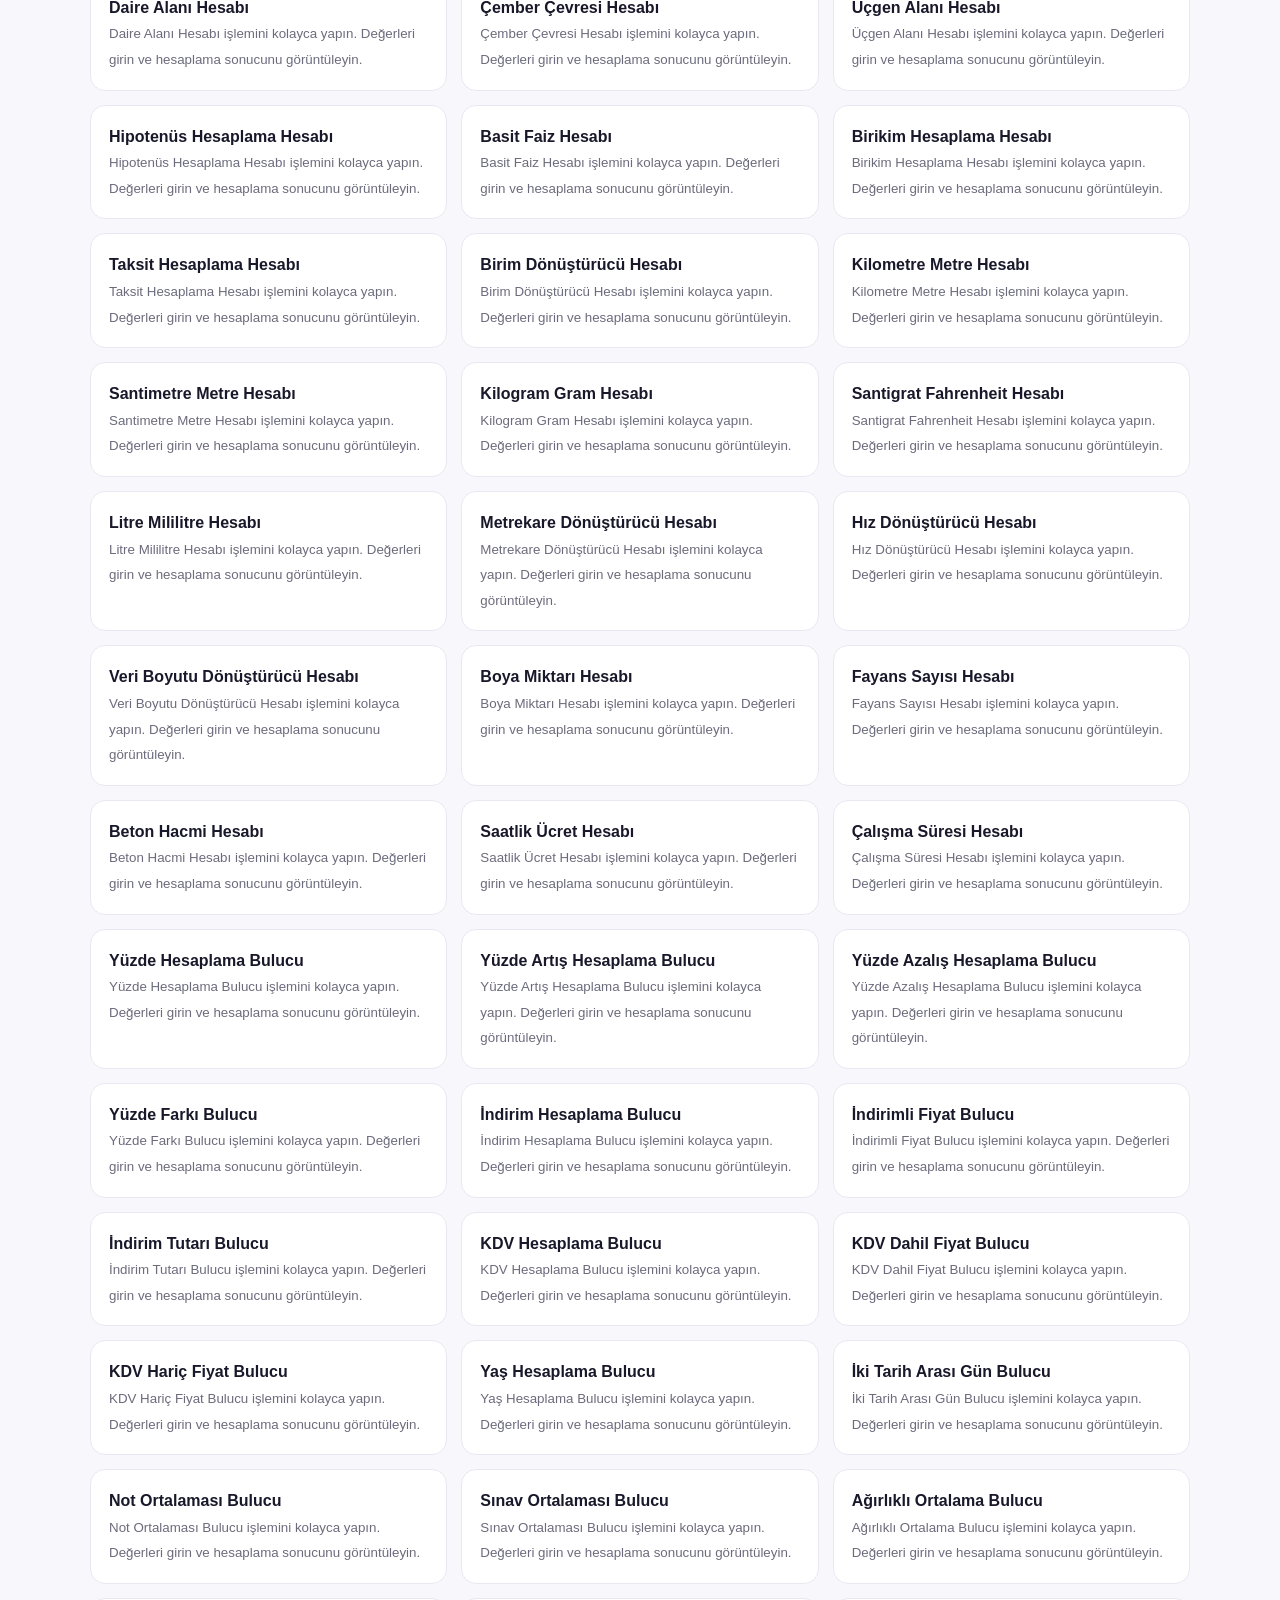
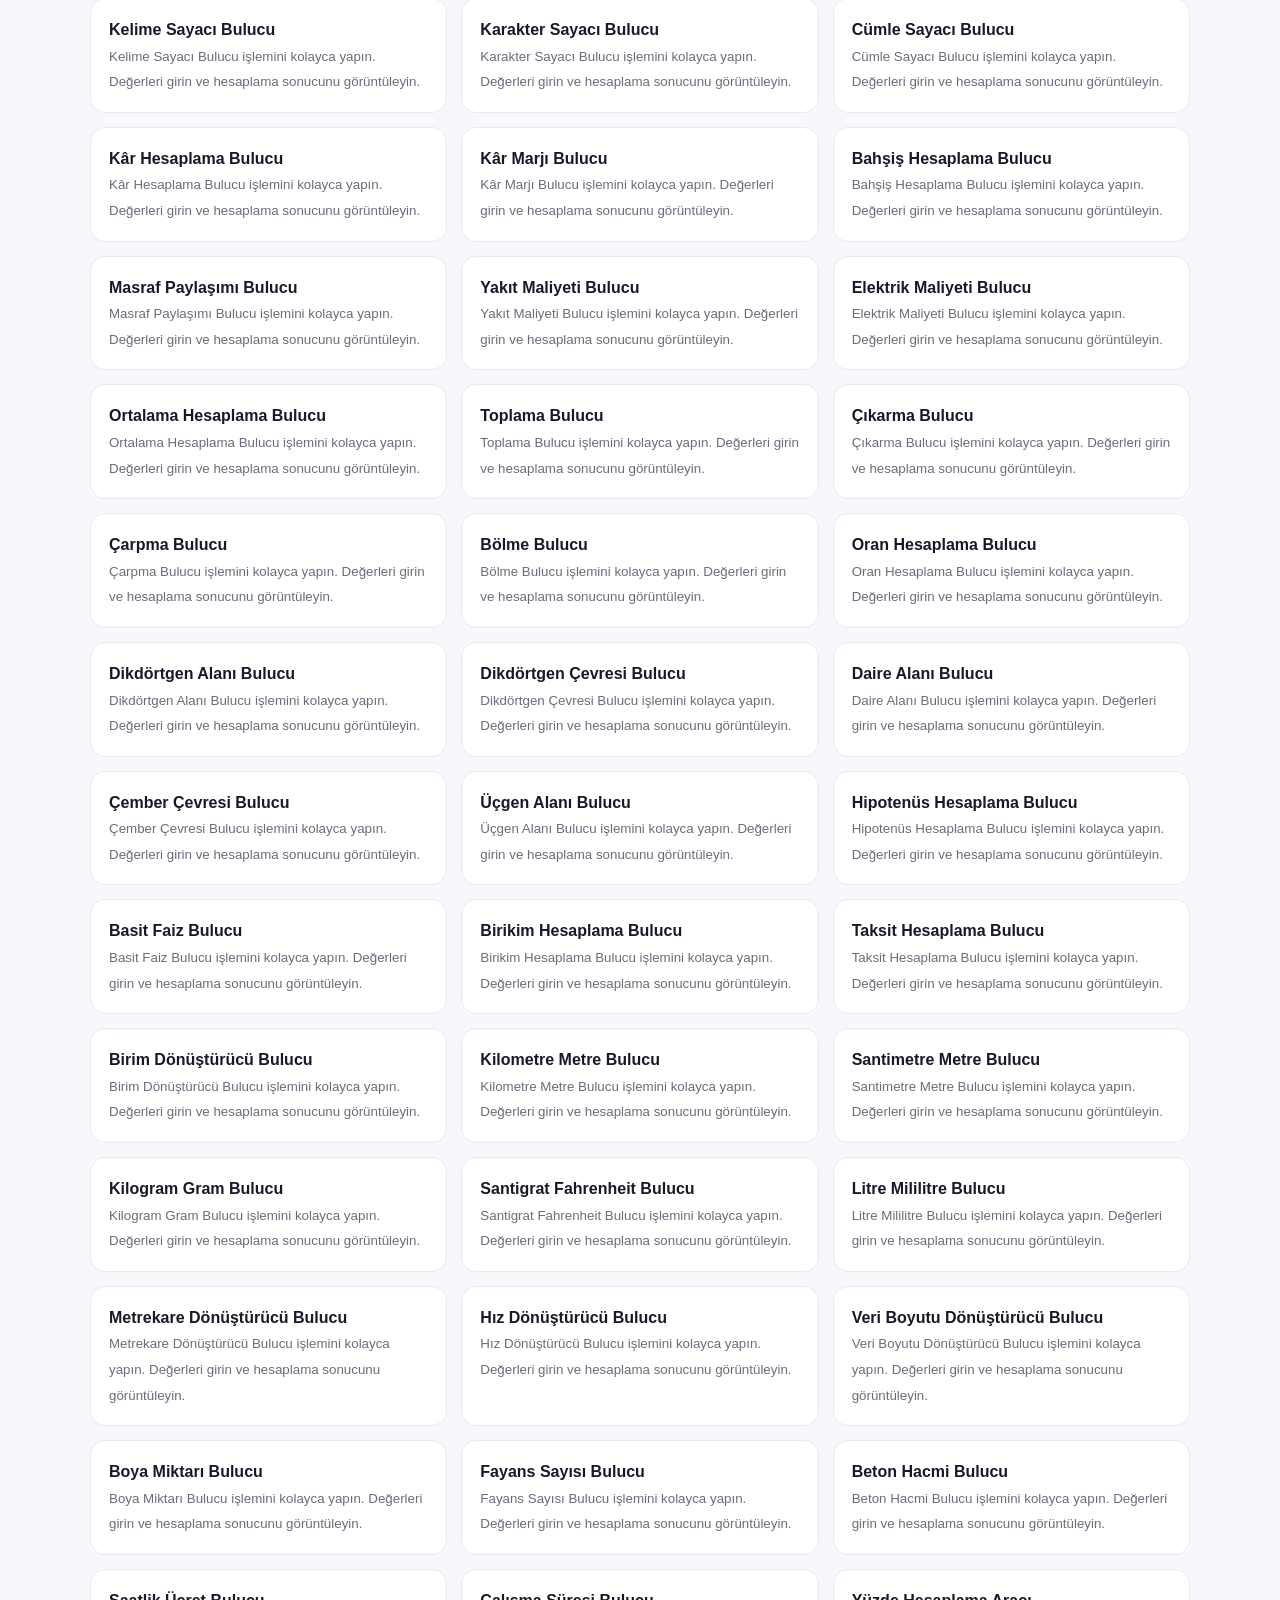
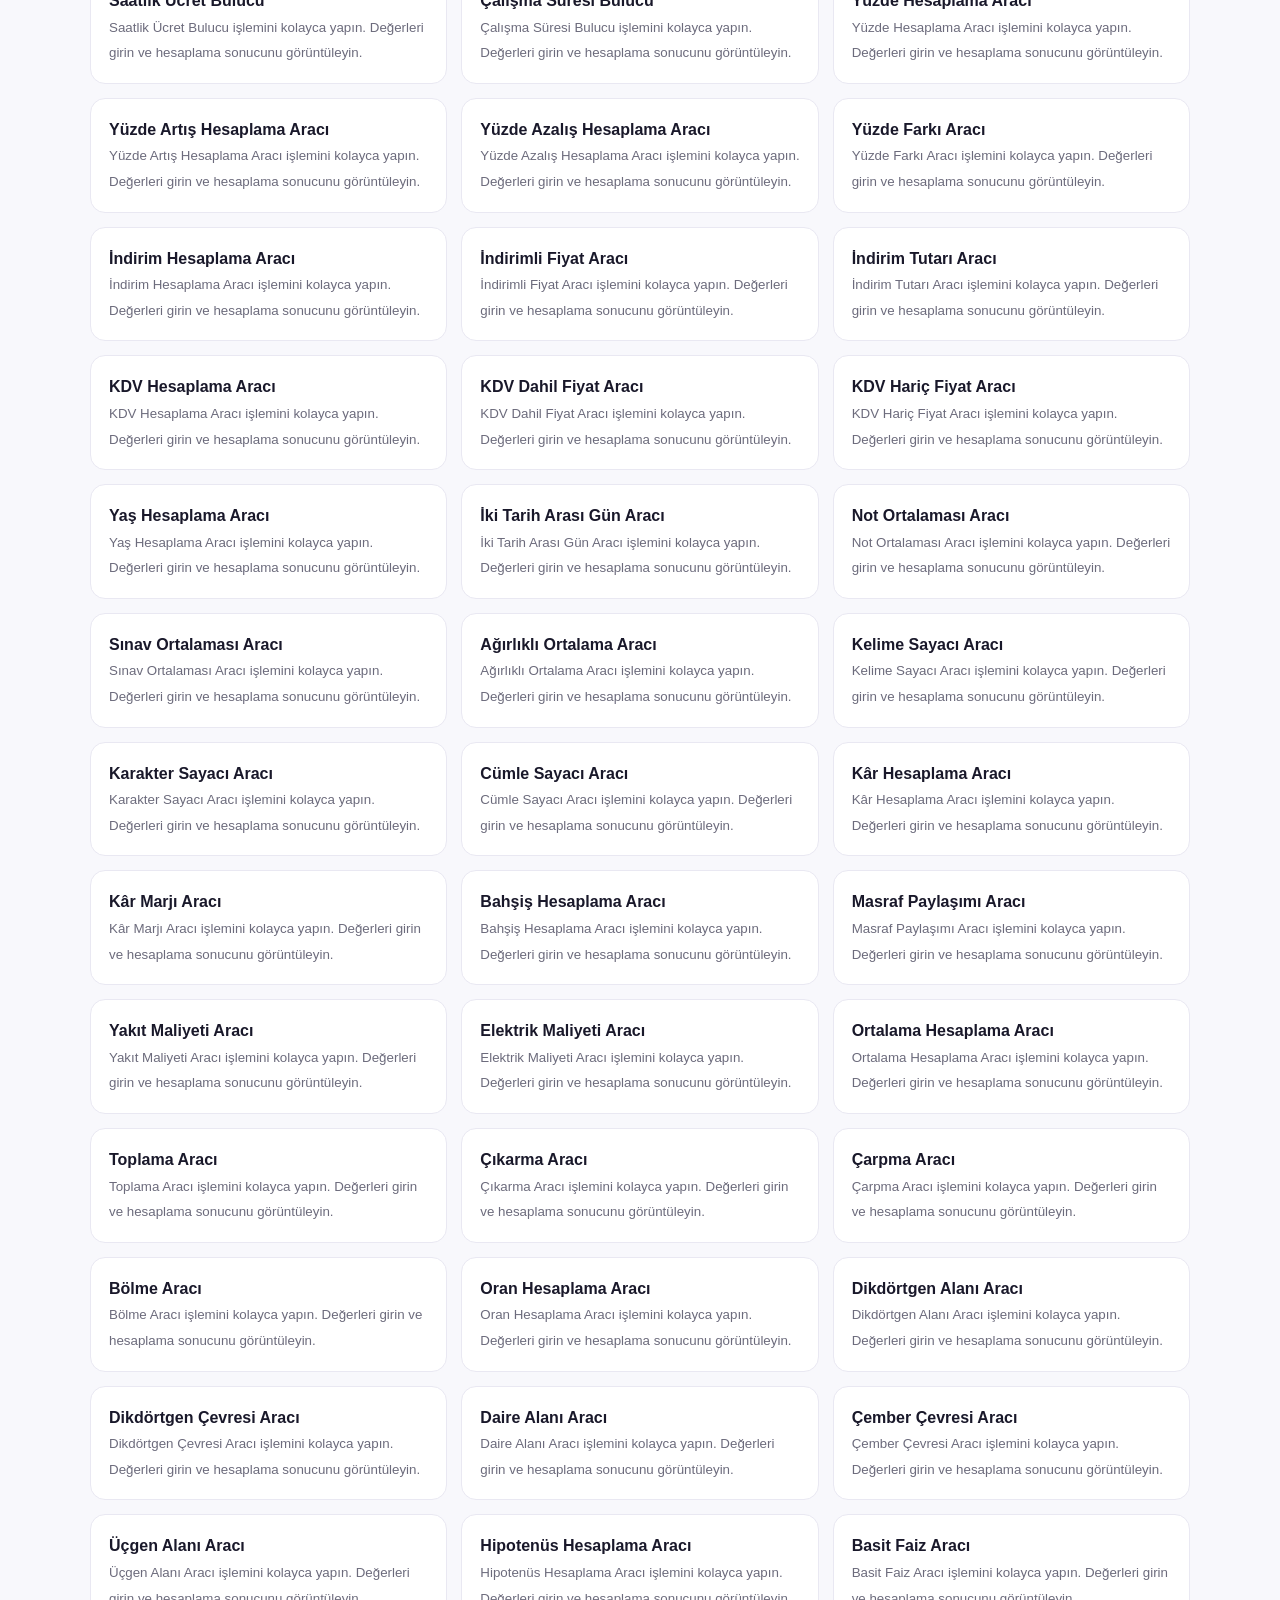
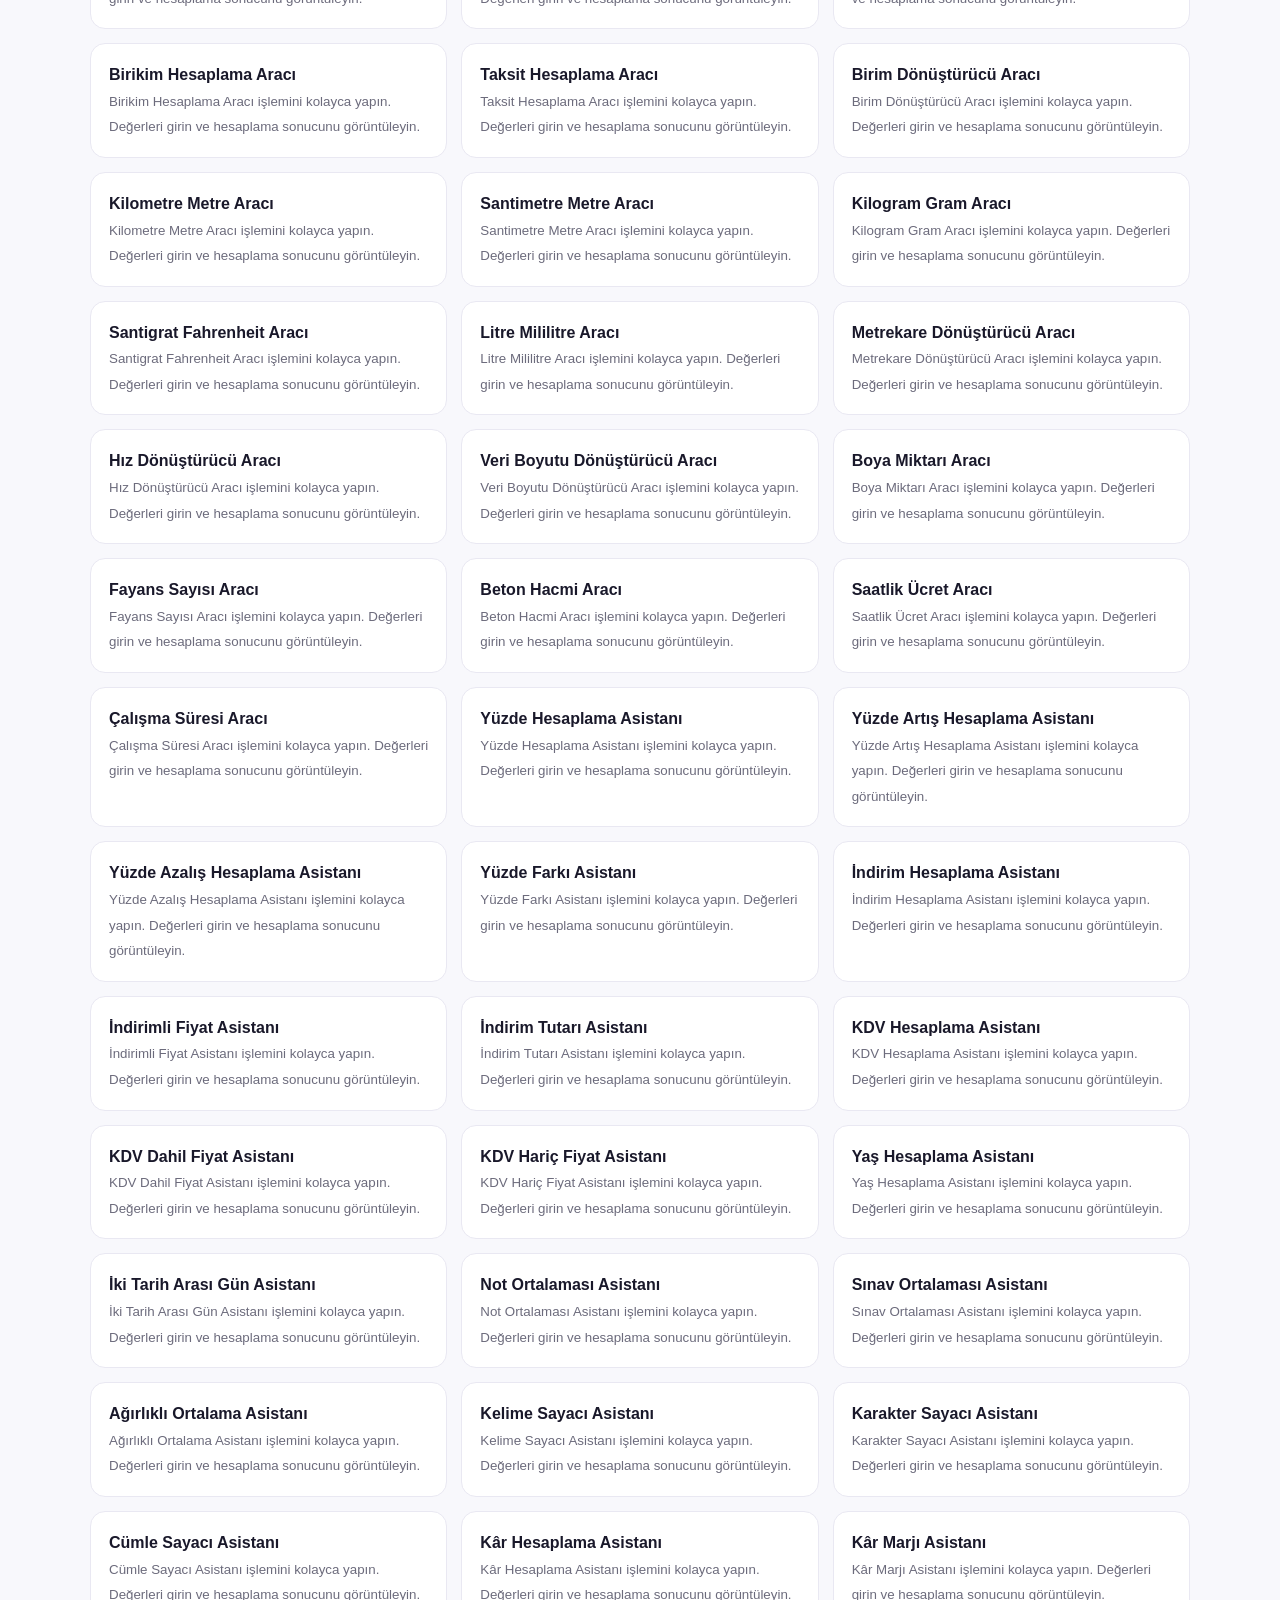
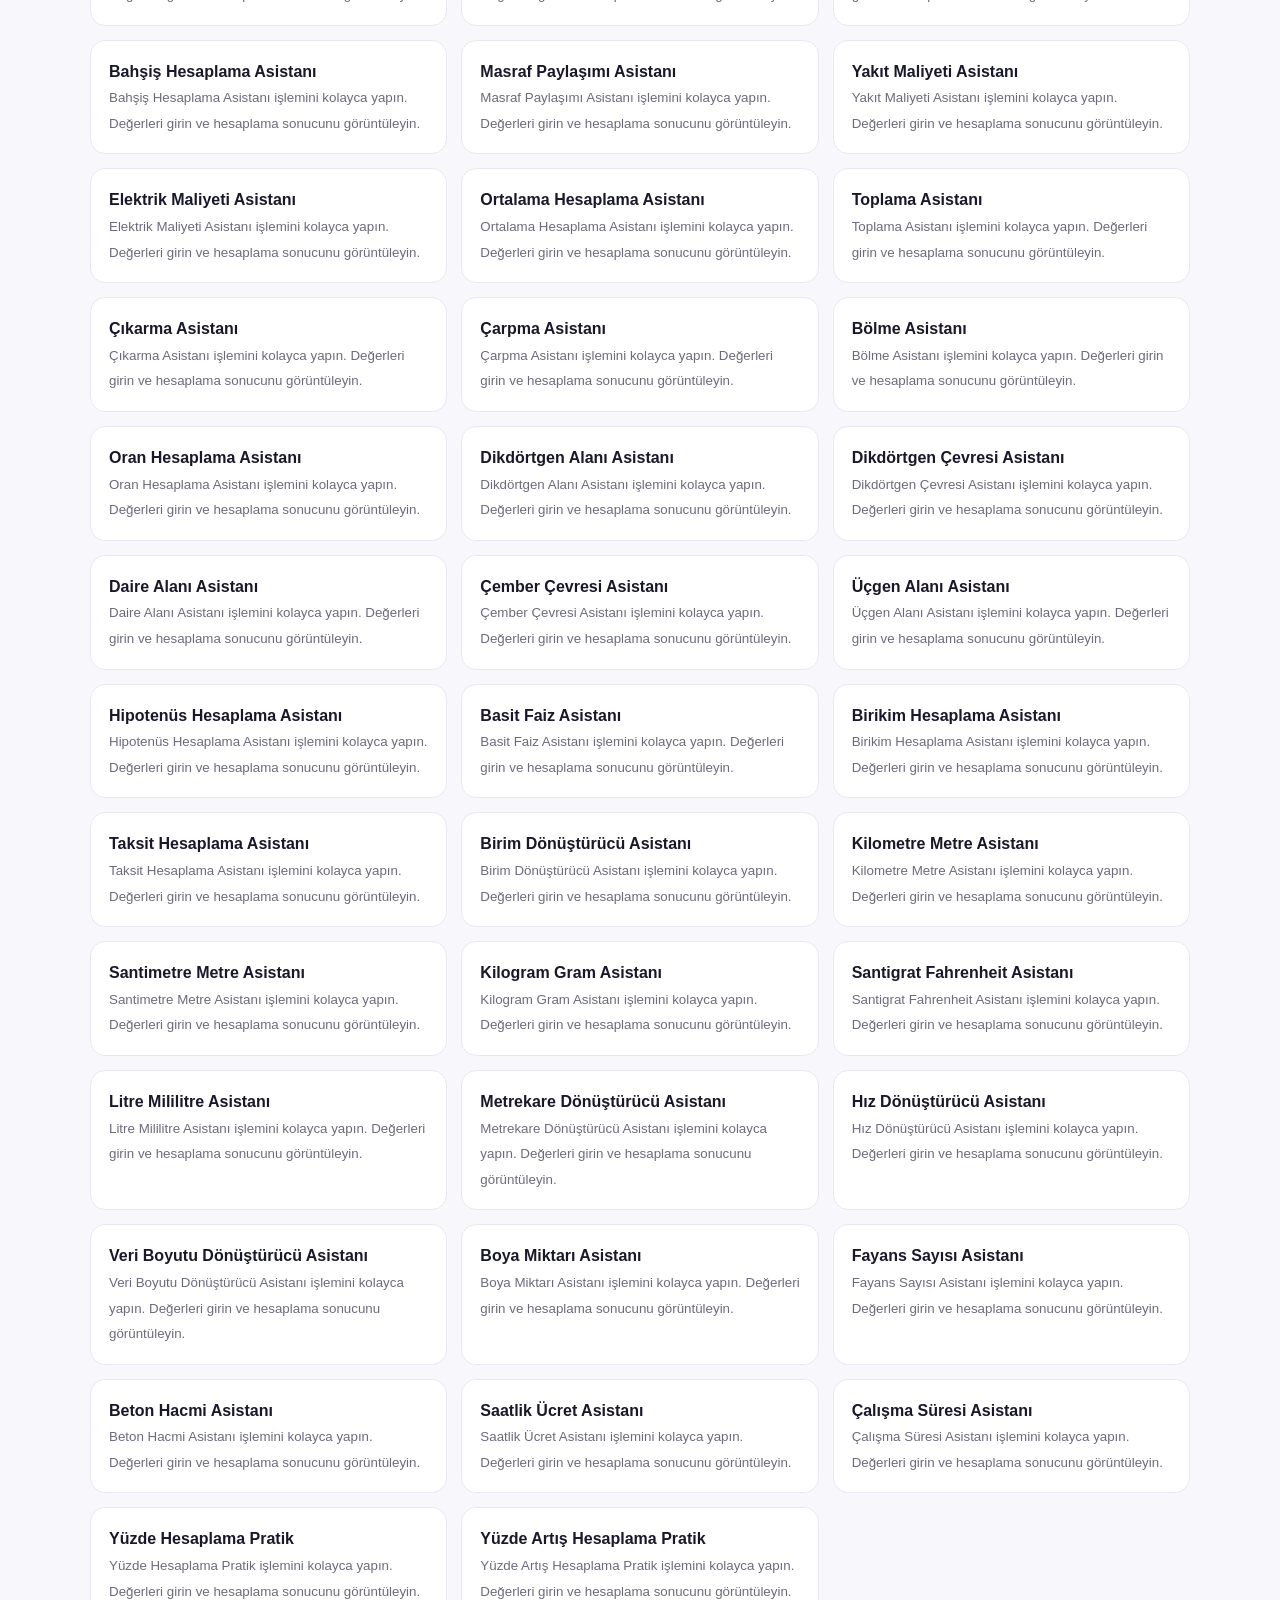
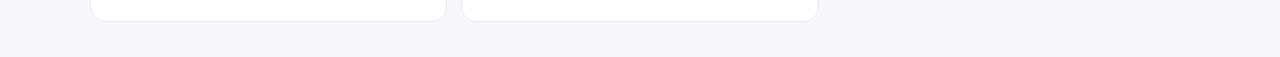
<file: kategori.html>
<!DOCTYPE html>
<html lang="tr">
<head>
  <meta charset="UTF-8">
  <meta name="viewport" content="width=device-width, initial-scale=1">
  <title>Kategoriler | HESAPGO</title>
  <meta name="description" content="HESAPGO hesaplama araçlarını kategorilere göre keşfedin.">
  <link rel="stylesheet" href="/assets/style.css">
</head>
<body>
<header class="header"><a class="logo" href="/">HESAPGO</a></header>
<main class="container">
  <section>
    <h1 id="title">Araç kategorisi</h1>
    <div id="results" class="grid"></div>
  </section>
</main>
<script src="/assets/tools.js"></script>
<script>
const category = new URLSearchParams(location.search).get("category");
document.getElementById("title").textContent = category || "Kategoriler";
const results = document.getElementById("results");

(window.HESAPGO_TOOLS || [])
  .filter(t => !category || t.category === category)
  .forEach(t => {
    const a = document.createElement("a");
    a.className = "tool-card";
    a.href = "/arac.html?tool=" + encodeURIComponent(t.slug);
    const strong = document.createElement("strong");
    strong.textContent = t.name;
    const small = document.createElement("small");
    small.textContent = t.description || t.category;
    a.append(strong, small);
    results.appendChild(a);
  });
</script>
</body>
</html>
</file>
<file: assets/style.css>
* {
  box-sizing: border-box;
}

:root {
  --purple: #6657e8;
  --dark: #19182a;
  --muted: #6c6b7c;
  --line: #e9e8f2;
  --background: #f8f8fc;
}

body {
  margin: 0;
  font-family: Arial, Helvetica, sans-serif;
  background: var(--background);
  color: var(--dark);
  line-height: 1.6;
}

a {
  color: inherit;
  text-decoration: none;
}

a:hover {
  color: var(--purple);
}

.header {
  display: flex;
  align-items: center;
  justify-content: space-between;
  gap: 20px;
  padding: 15px 5%;
  background: white;
  border-bottom: 1px solid var(--line);
}

.logo {
  display: flex;
  align-items: center;
  gap: 10px;
  font-size: 23px;
  font-weight: 900;
}

.header nav,
.footer-links {
  display: flex;
  flex-wrap: wrap;
  gap: 18px;
}

.hero {
  text-align: center;
  padding: 65px 5% 45px;
  background: radial-gradient(ellipse at top, #eeebff, transparent 70%);
}

.eyebrow {
  color: var(--purple);
  font-weight: 800;
  letter-spacing: 2px;
  font-size: 12px;
}

h1 {
  font-size: clamp(35px, 6vw, 65px);
  line-height: 1.1;
  letter-spacing: -2px;
}

h1 span {
  color: var(--purple);
}

.hero > p {
  color: var(--muted);
}

#search {
  display: block;
  width: min(650px, 100%);
  margin: 25px auto;
  padding: 16px;
  border: 1px solid var(--line);
  border-radius: 13px;
  font-size: 16px;
  background: white;
}

.container {
  width: min(1100px, 92%);
  margin: auto;
}

section {
  margin: 35px 0;
}

.grid {
  display: grid;
  grid-template-columns: repeat(3, minmax(0, 1fr));
  gap: 14px;
}

.tool-card,
.category-card,
.info {
  display: block;
  padding: 18px;
  border: 1px solid var(--line);
  border-radius: 15px;
  background: white;
}

.tool-card:hover,
.category-card:hover {
  border-color: var(--purple);
  transform: translateY(-2px);
}

.tool-card,
.category-card {
  transition: 0.15s ease;
}

.tool-card strong,
.category-card strong {
  display: block;
}

.tool-card small,
.category-card small {
  color: var(--muted);
}

.category-grid {
  display: grid;
  grid-template-columns: repeat(4, minmax(0, 1fr));
  gap: 12px;
}

.ad-slot {
  min-height: 90px;
  display: grid;
  place-items: center;
  border: 1px dashed #d4d0e7;
  border-radius: 12px;
  color: #88859b;
  margin: 30px 0;
}

footer {
  margin-top: 60px;
  padding: 28px 5%;
  background: white;
  border-top: 1px solid var(--line);
  color: var(--muted);
}

.footer-links {
  margin-top: 12px;
}

@media (max-width: 750px) {
  .grid {
    grid-template-columns: repeat(2, minmax(0, 1fr));
  }

  .category-grid {
    grid-template-columns: repeat(2, minmax(0, 1fr));
  }

  .header {
    align-items: flex-start;
    flex-direction: column;
  }

  .header nav {
    gap: 12px;
  }
}

@media (max-width: 450px) {
  .grid,
  .category-grid {
    grid-template-columns: 1fr;
  }
}

/* HESAPGO — Profesyonel araç sayfası */
.tool-page {
  width: min(1120px, calc(100% - 36px));
  margin: 34px auto 80px;
}

.breadcrumbs {
  color: #85869a;
  font-size: 13px;
  margin-bottom: 28px;
}

.breadcrumbs a {
  color: #6557e8;
  font-weight: 700;
}

.tool-hero {
  padding: 38px;
  margin-bottom: 26px;
 
  background: linear-gradient(135deg, #ffffff 0%, #f7f5ff 100%);
  border: 1px solid #eae7ff;
  border-radius: 28px;
  box-shadow: 0 12px 40px rgba(54, 42, 120, 0.06);
}

.tool-hero h1 {
  margin: 14px 0;
  color: #17152c;
  font-size: clamp(30px, 5vw, 48px);
  line-height: 1.12;
  letter-spacing: -1.5px;
}

.tool-hero p {
  max-width: 720px;
  color: #727187;
  font-size: 16px;
  line-height: 1.8;
}

.tool-badge {
  display: inline-flex;
  align-items: center;
  gap: 8px;
  padding: 8px 13px;
  border: 1px solid #e3ddff;
  border-radius: 999px;
  background: #f0edff;
  color: #6250d9;
  font-size: 12px;
  font-weight: 800;
}

.calc-layout {
  display: grid;
  grid-template-columns: minmax(0, 1.15fr) minmax(280px, 0.85fr);
  gap: 24px;
  align-items: start;
}

.panel {
  min-width: 0;
  padding: 28px;
  background: #fff;
  border: 1px solid #ecebf3;
  border-radius: 24px;
  box-shadow: 0 8px 28px rgba(24, 20, 60, 0.045);
}

.panel h2 {
  margin: 0 0 8px;
  color: #1c1a32;
  font-size: 22px;
  letter-spacing: -0.5px;
}

.panel-subtitle {
  margin: 0 0 24px;
  color: #89879a;
  font-size: 14px;
  line-height: 1.7;
}

.field-grid {
  display: grid;
  grid-template-columns: repeat(2, minmax(0, 1fr));
  gap: 18px;
}

.field {
  display: flex;
  flex-direction: column;
  gap: 9px;
  min-width: 0;
}

.field label {
  color: #343148;
  font-size: 13px;
  font-weight: 750;
}

.field input,
.field select {
  width: 100%;
  min-width: 0;
  min-height: 50px;
  padding: 13px 14px;
  color: #25223c;
  background: #fbfaff;
  border: 1px solid #e7e5f0;
  border-radius: 13px;
  outline: none;
  font: inherit;
  transition: border-color 0.2s, box-shadow 0.2s, background 0.2s;
}

.field input:focus,
.field select:focus {
  background: #fff;
  border-color: #7967ed;
  box-shadow: 0 0 0 4px rgba(121, 103, 237, 0.12);
}

.calc-actions {
  display: flex;
  flex-wrap: wrap;
  gap: 12px;
  margin-top: 24px;
}

.primary,
.secondary {
  display: inline-flex;
  justify-content: center;
  align-items: center;
  gap: 8px;
  min-height: 48px;
  padding: 12px 20px;
  border-radius: 13px;
  font-size: 14px;
  font-weight: 800;
  cursor: pointer;
  transition: transform 0.2s, box-shadow 0.2s;
}

.primary {
  flex: 1;
  color: #fff;
  background: linear-gradient(135deg, #7562f0, #5844d6);
  border: 0;
  box-shadow: 0 8px 18px rgba(94, 73, 220, 0.22);
}

.secondary {
  color: #4d476e;
  background: #f5f3fb;
  border: 1px solid #e9e5f5;
}

.primary:hover,
.secondary:hover {
  transform: translateY(-2px);
}

.result-panel {
  position: sticky;
  top: 20px;
  overflow: hidden;
  padding: 28px;
  color: #fff;
  background: linear-gradient(145deg, #211b48 0%, #4735a0 100%);
  border-radius: 24px;
  box-shadow: 0 16px 36px rgba(39, 29, 99, 0.2);
}

.result-panel::before {
  content: "";
  display: block;
  width: 90px;
  height: 90px;
  position: absolute;
  top: -38px;
  right: -28px;
  border-radius: 50%;
  background: rgba(255, 255, 255, 0.08);
}

.result-label {
  color: #d3cdfb;
  font-size: 13px;
  font-weight: 750;
}

.result-value {
  display: block;
  overflow-wrap: anywhere;
  margin: 18px 0;
  color: #fff;
  font-size: clamp(27px, 4vw, 39px);
  line-height: 1.2;
  font-weight: 850;
  letter-spacing: -1px;
}

.result-placeholder {
  color: #d8d3f4;
  font-size: 14px;
  line-height: 1.8;
}

.result-detail {
  padding-top: 18px;
  border-top: 1px solid rgba(255, 255, 255, 0.16);
  color: #d8d3f4;
  font-size: 13px;
  line-height: 1.8;
}

.copy-result {
  width: 100%;
  min-height: 45px;
  margin-top: 20px;
  color: #fff;
  background: rgba(255, 255, 255, 0.12);
  border: 1px solid rgba(255, 255, 255, 0.2);
  border-radius: 12px;
  font-weight: 750;
  cursor: pointer;
}

.content-section {
  margin-top: 28px;
  padding: 30px;
  background: #fff;
  border: 1px solid #ecebf3;
  border-radius: 24px;
}

.content-section h2 {
  margin: 0 0 14px;
  color: #211e38;
  font-size: 22px;
}

.content-section p,
.content-section li {
  color: #6f6c82;
  font-size: 15px;
  line-height: 1.9;
}

.faq-item {
  padding: 17px 0;
  border-bottom: 1px solid #eeedf4;
}

.faq-item:last-child {
  border-bottom: 0;
}

.faq-item h3 {
  margin: 0 0 8px;
  color: #302c48;
  font-size: 15px;
}

.faq-item p {
  margin: 0;
}

.related-grid {
  display: grid;
  grid-template-columns: repeat(3, minmax(0, 1fr));
  gap: 14px;
}

.related-card {
  display: block;
  padding: 19px;
  color: inherit;
  text-decoration: none;
  background: #fff;
  border: 1px solid #eceaf5;
  border-radius: 17px;
  transition: transform 0.2s, border-color 0.2s, box-shadow 0.2s;
}

.related-card:hover {
  transform: translateY(-3px);
  border-color: #c9c0ff;
  box-shadow: 0 9px 24px rgba(44, 34, 100, 0.07);
}

.related-card strong {
  display: block;
  margin-bottom: 7px;
  color: #30285b;
  font-size: 14px;
}

.related-card span {
  color: #858197;
  font-size: 12px;
  line-height: 1.6;
}

.tool-note {
  margin-top: 18px;
  color: #89869a;
  font-size: 12px;
  line-height: 1.8;
}

@media (max-width: 760px) {
  .tool-page {
    width: min(100% - 24px, 600px);
    margin: 22px auto 45px;
  }

  .tool-hero {
    padding: 25px 21px;
    border-radius: 21px;
  }

  .tool-hero h1 {
    letter-spacing: -0.8px;
  }

  .calc-layout {
    grid-template-columns: 1fr;
  }

  .panel,
  .result-panel,
  .content-section {
    padding: 22px;
    border-radius: 20px;
  }

  .result-panel {
    position: static;
  }

  .related-grid {
    grid-template-columns: repeat(2, minmax(0, 1fr));
  }
}

@media (max-width: 420px) {
  .field-grid {
    grid-template-columns: 1fr;
  }

  .calc-actions {
    flex-direction: column;
  }

  .primary,
  .secondary {
    width: 100%;
  }

  .related-grid {
    grid-template-columns: 1fr;
  }
}
</file>
<file: assets/home.css>
:root {
  --text: #202124;
  --muted: #70757a;
  --border: #e8eaed;
  --surface: #f8f9fa;
  --accent: #6654d9;
  --radius: 9px;
}

* {
  box-sizing: border-box;
}

html {
  scroll-behavior: smooth;
  scroll-padding-top: 80px;
}

body {
  margin: 0;
  background: #fff;
  color: var(--text);
  font-family: Arial, Helvetica, sans-serif;
  font-size: 14px;
  line-height: 1.5;
}

a {
  color: inherit;
  text-decoration: none;
}

.site-header {
  width: 100%;
  border-bottom: 1px solid #f0f0f0;
  background: #fff;
}

.header-inner {
  max-width: 1100px;
  min-height: 62px;
  margin: 0 auto;
  padding: 0 24px;
  display: flex;
  align-items: center;
  justify-content: space-between;
}

.brand {
  font-size: 21px;
  font-weight: 700;
  letter-spacing: -1px;
}

.brand span {
  color: var(--accent);
}

.header-nav {
  display: flex;
  align-items: center;
  gap: 24px;
}

.header-nav a {
  color: #5f6368;
  font-size: 13px;
}

.header-nav a:hover,
.footer-links a:hover {
  color: var(--accent);
}

.search-area {
  padding: 70px 20px 48px;
  text-align: center;
}

.main-logo {
  display: inline-flex;
  align-items: center;
  justify-content: center;
  margin-bottom: 20px;
  font-size: clamp(42px, 7vw, 57px);
  font-weight: 700;
  letter-spacing: -3px;
  line-height: 1.15;
}

.logo-h,
.logo-p {
  color: #4285f4;
}

.logo-e,
.logo-o {
  color: #ea4335;
}

.logo-s,
.logo-g {
  color: #34a853;
}

.logo-a {
  color: #fbbc05;
}

.search-area h1 {
  margin: 0 0 8px;
  font-size: 25px;
  font-weight: 500;
  letter-spacing: -0.5px;
}

.search-area > p {
  margin: 0 0 24px;
  color: var(--muted);
  font-size: 14px;
}

.search-wrap {
  position: relative;
  display: flex;
  align-items: center;
  width: min(100%, 570px);
  height: 48px;
  margin: 0 auto;
  padding: 0 16px;
  border: 1px solid #dfe1e5;
  border-radius: 25px;
  background: #fff;
  transition: box-shadow 0.15s, border-color 0.15s;
}

.search-wrap:hover,
.search-wrap:focus-within {
  border-color: transparent;
  box-shadow: 0 1px 6px rgb(32 33 36 / 20%);
}

.search-wrap svg {
  flex-shrink: 0;
  width: 19px;
  height: 19px;
  margin-right: 12px;
  fill: none;
  stroke: #70757a;
  stroke-width: 1.8;
  stroke-linecap: round;
}

.search-wrap input {
  width: 100%;
  min-width: 0;
  height: 100%;
  padding: 0;
  border: 0;
  outline: 0;
  background: transparent;
  color: var(--text);
  font: inherit;
  box-shadow: none;
}

.search-wrap input:focus {
  border: 0;
  box-shadow: none;
}

.search-wrap input::placeholder {
  color: #80868b;
}

.quick-links {
  display: flex;
  justify-content: center;
  flex-wrap: wrap;
  gap: 8px 15px;
  margin-top: 18px;
  color: var(--muted);
  font-size: 12px;
}

.quick-links a {
  color: #5f6368;
}

.quick-links a:hover {
  color: var(--accent);
}

.content-section {
  max-width: 1060px;
  margin: 0 auto;
  padding: 24px;
}

.popular-section {
  border-top: 1px solid #f0f0f0;
}

.section-heading {
  display: flex;
  align-items: center;
  justify-content: space-between;
  gap: 15px;
  margin-bottom: 16px;
}

.section-heading h2 {
  margin: 0 0 4px;
  font-size: 18px;
  font-weight: 600;
  letter-spacing: -0.2px;
}

.section-heading p {
  margin: 0;
  color: var(--muted);
  font-size: 13px;
}

.tool-grid {
  display: grid;
  grid-template-columns: repeat(4, minmax(0, 1fr));
  gap: 10px;
}

.tool-card {
  display: block;
  min-width: 0;
  padding: 13px 14px;
  border: 1px solid var(--border);
  border-radius: var(--radius);
  background: #fff;
  transition: border-color 0.15s, background 0.15s;
}

.tool-card:hover {
  border-color: #c9c3f2;
  background: #fcfbff;
}

.tool-card h3,
.tool-card .tool-name {
  margin: 0 0 4px;
  color: #303134;
  font-size: 13px;
  font-weight: 600;
  line-height: 1.45;
}

.tool-card p,
.tool-card .tool-description {
  display: -webkit-box;
  overflow: hidden;
  margin: 0;
  color: var(--muted);
  font-size: 12px;
  line-height: 1.5;
  -webkit-box-orient: vertical;
  -webkit-line-clamp: 2;
}

.category-list {
  display: flex;
  flex-wrap: wrap;
  gap: 8px;
}

.category-list a,
.category-list button,
.category-list .category-item,
.category-list .category-card {
  display: inline-flex;
  align-items: center;
  padding: 8px 12px;
  border: 1px solid var(--border);
  border-radius: 7px;
  background: #fff;
  color: #4d5156;
  font-size: 12px;
  cursor: pointer;
}

.category-list a:hover,
.category-list button:hover,
.category-list .category-item:hover,
.category-list .category-card:hover {
  border-color: #c9c3f2;
  color: var(--accent);
}

.all-heading {
  margin-bottom: 18px;
}

.tool-count {
  flex-shrink: 0;
  color: var(--muted);
  font-size: 12px;
}

.empty-message {
  padding: 25px 0;
  color: var(--muted);
  text-align: center;
}

.site-footer {
  margin-top: 28px;
  border-top: 1px solid #eee;
}

.footer-inner {
  max-width: 1060px;
  margin: 0 auto;
  padding: 23px 24px;
}

.footer-brand {
  font-size: 16px;
  font-weight: 700;
}

.footer-inner > p {
  margin: 5px 0 12px;
  color: var(--muted);
  font-size: 12px;
}

.footer-links {
  display: flex;
  flex-wrap: wrap;
  gap: 17px;
  margin: 15px 0;
  font-size: 12px;
}

.copyright {
  padding-top: 12px;
  border-top: 1px solid #f0f0f0;
}

@media (max-width: 850px) {
  .tool-grid {
    grid-template-columns: repeat(3, minmax(0, 1fr));
  }
}

@media (max-width: 600px) {
  .header-inner {
    min-height: 56px;
    padding: 0 17px;
  }

  .header-nav {
    gap: 14px;
  }

  .header-nav a {
    font-size: 12px;
  }

  .search-area {
    padding: 48px 18px 35px;
  }

  .search-area h1 {
    font-size: 22px;
  }

  .main-logo {
    margin-bottom: 16px;
  }

  .content-section {
    padding: 22px 17px;
  }

  .tool-grid {
    grid-template-columns: repeat(2, minmax(0, 1fr));
    gap: 8px;
  }

  .tool-card {
    padding: 11px;
  }

  .section-heading h2 {
    font-size: 17px;
  }

  .footer-inner {
    padding: 22px 17px;
  }
}

@media (max-width: 360px) {
  .header-nav {
    gap: 9px;
  }

  .header-nav a {
    font-size: 11px;
  }

  .tool-grid {
    grid-template-columns: 1fr;
  }
}
.main-logo {
  display: inline-flex;
  align-items: center;
  justify-content: center;
  margin-bottom: 20px;
}

.main-logo img {
  display: block;
  width: 180px;
  height: 90px;
  object-fit: contain;
}
</file>
